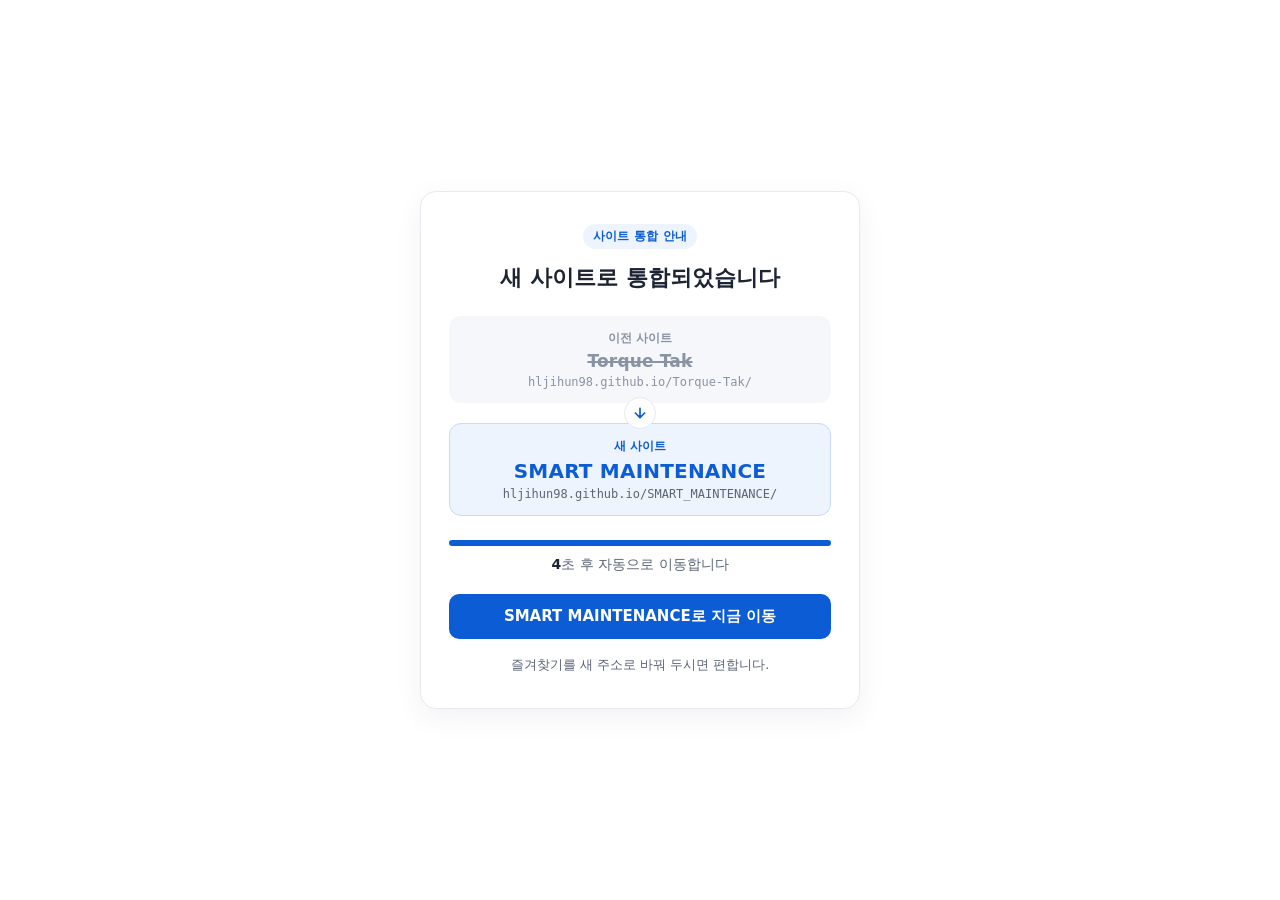
<file: index.html>
<!DOCTYPE html>
<html lang="ko">
<head>
  <meta charset="utf-8">
  <meta name="viewport" content="width=device-width, initial-scale=1">
  <title>사이트 이전 안내 · SMART MAINTENANCE</title>
  <link rel="canonical" href="https://hljihun98.github.io/SMART_MAINTENANCE/">
  <meta name="robots" content="noindex">
  <!-- JS가 꺼진 환경용: 5초 후 이동 -->
  <noscript><meta http-equiv="refresh" content="5; url=https://hljihun98.github.io/SMART_MAINTENANCE/"></noscript>
  <style>
    /* 화이트 톤 고정 (다크모드에서도 흰 화면 유지) */
    :root {
      color-scheme: light;
      --bg: #ffffff; --card: #ffffff; --soft: #f5f7fa; --text: #1d2433; --muted: #5b6577; --faint: #8a93a3;
      --accent: #0b5cd5; --accent-hover: #0849ab; --accent-soft: #eef4fe; --accent-line: #c9dafa;
      --track: #edf0f5; --border: #e6eaf0;
    }
    * { box-sizing: border-box; }
    body {
      margin: 0; min-height: 100vh; display: grid; place-items: center; padding: 16px;
      background: var(--bg); color: var(--text);
      font-family: "Pretendard", "Apple SD Gothic Neo", "Malgun Gothic", system-ui, sans-serif;
      word-break: keep-all;
    }
    .card {
      width: 100%; max-width: 440px; background: var(--card); border: 1px solid var(--border);
      border-radius: 16px; padding: 32px 28px; text-align: center;
      box-shadow: 0 8px 30px rgba(0,0,0,.06);
    }
    .badge {
      display: inline-block; font-size: 12px; font-weight: 600; letter-spacing: .02em;
      color: var(--accent); background: var(--accent-soft);
      padding: 4px 10px; border-radius: 999px; margin-bottom: 14px;
    }
    h1 { font-size: 22px; line-height: 1.4; margin: 0 0 22px; }

    /* 이전 사이트 → 새 사이트 */
    .site { border-radius: 12px; padding: 14px 16px; }
    .site .label { display: block; font-size: 12px; font-weight: 600; margin-bottom: 4px; }
    .site .name { display: block; font-size: 20px; font-weight: 800; letter-spacing: .01em; }
    .site .url {
      display: block; margin-top: 4px; font-size: 12px; word-break: break-all;
      font-family: ui-monospace, Consolas, monospace;
    }
    .site.old { background: var(--soft); color: var(--faint); }
    .site.old .name { font-size: 17px; font-weight: 700; text-decoration: line-through; text-decoration-thickness: 2px; }
    .site.new { background: var(--accent-soft); border: 1.5px solid var(--accent-line); }
    .site.new .label { color: var(--accent); }
    .site.new .name { color: var(--accent); }
    .site.new .url { color: var(--muted); }
    .arrow {
      width: 32px; height: 32px; margin: -6px auto; position: relative; z-index: 1;
      display: grid; place-items: center; border-radius: 50%;
      background: var(--card); border: 1px solid var(--border); color: var(--accent);
    }

    .bar { height: 6px; background: var(--track); border-radius: 999px; overflow: hidden; margin: 24px 0 10px; }
    .bar > span {
      display: block; height: 100%; width: 0; background: var(--accent);
      animation: fill 5s linear forwards;
    }
    @keyframes fill { to { width: 100%; } }
    .count { font-size: 14px; color: var(--muted); margin-bottom: 20px; }
    .count b { color: var(--text); }
    .btn {
      display: block; padding: 13px 20px; border-radius: 10px; font-size: 15px;
      font-weight: 700; text-decoration: none; background: var(--accent); color: #fff;
    }
    .btn:hover { background: var(--accent-hover); }
    .tip { margin: 16px 0 0; color: var(--muted); font-size: 13px; line-height: 1.6; }
  </style>
</head>
<body>
  <main class="card">
    <span class="badge">사이트 통합 안내</span>
    <h1>새 사이트로 통합되었습니다</h1>

    <div class="site old">
      <span class="label">이전 사이트</span>
      <span class="name">Torque Tak</span>
      <span class="url">hljihun98.github.io/Torque-Tak/</span>
    </div>
    <div class="arrow" aria-hidden="true">
      <svg width="16" height="16" viewBox="0 0 24 24" fill="none" stroke="currentColor" stroke-width="2.5" stroke-linecap="round" stroke-linejoin="round"><path d="M12 5v14M5 12l7 7 7-7"/></svg>
    </div>
    <div class="site new">
      <span class="label">새 사이트</span>
      <span class="name">SMART MAINTENANCE</span>
      <span class="url">hljihun98.github.io/SMART_MAINTENANCE/</span>
    </div>

    <div class="bar"><span></span></div>
    <div class="count"><b id="sec">5</b>초 후 자동으로 이동합니다</div>

    <a class="btn" id="go" href="https://hljihun98.github.io/SMART_MAINTENANCE/">SMART MAINTENANCE로 지금 이동</a>

    <p class="tip">즐겨찾기를 새 주소로 바꿔 두시면 편합니다.</p>
  </main>

  <script>
    var TARGET = "https://hljihun98.github.io/SMART_MAINTENANCE/" + location.search + location.hash;
    var left = 5;
    var secEl = document.getElementById("sec");
    document.getElementById("go").href = TARGET;

    var timer = setInterval(function () {
      left -= 1;
      if (left <= 0) {
        clearInterval(timer);
        location.replace(TARGET); // 뒤로가기 시 안내 페이지를 다시 거치지 않음
      } else {
        secEl.textContent = left;
      }
    }, 1000);
  </script>
</body>
</html>
</file>
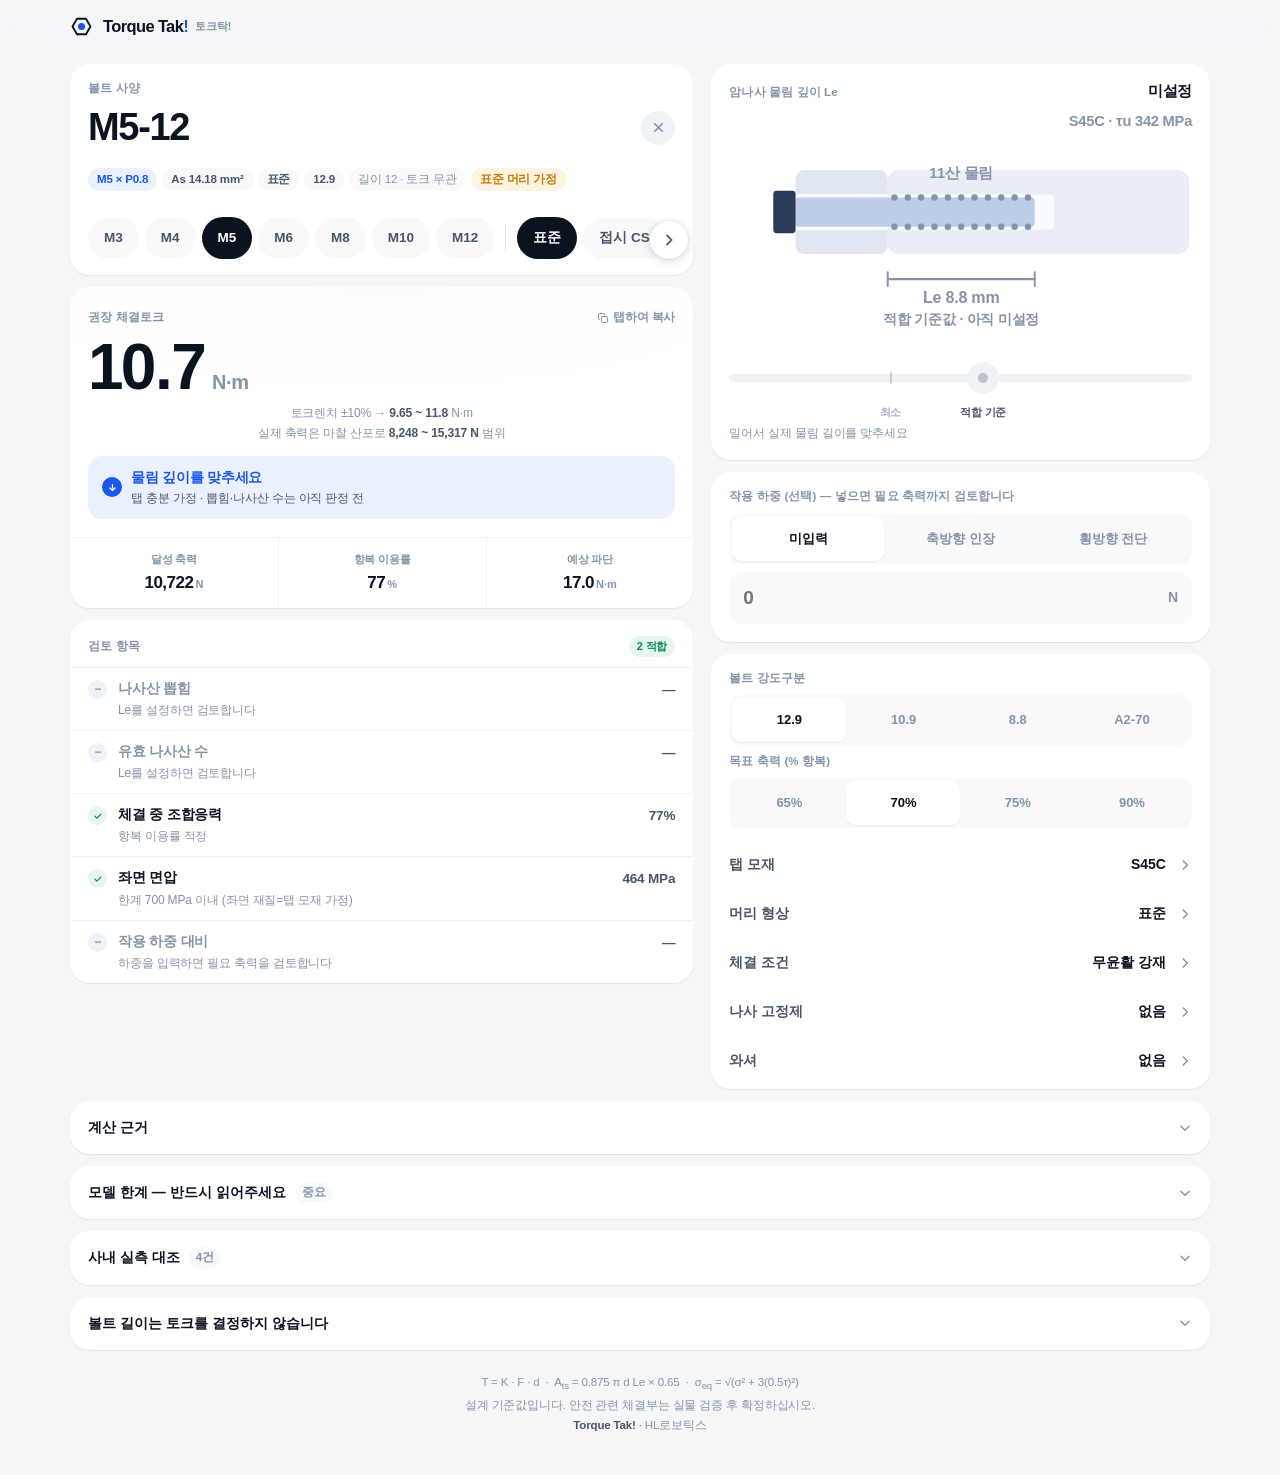
<file: torque-tak.html>
<!DOCTYPE html>
<html lang="ko">
<head>
<meta charset="utf-8">
<meta name="viewport" content="width=device-width, initial-scale=1, viewport-fit=cover, maximum-scale=1">
<meta name="theme-color" content="#F4F6F8">
<title>Torque Tak! · 볼트 체결토크</title>
<style>
:root{
  --bg:#F4F6F8; --surface:#FFFFFF; --surface-2:#F7F9FB;
  --ink:#0B1220; --ink-2:#4A5567; --ink-3:#8593A8;
  --line:#E4E9EF; --line-2:#EFF2F6;
  --brand:#1B57E8; --brand-tint:#EAF0FE;
  --ok:#0B8A5B; --ok-tint:#E6F5EE;
  --warn:#C77700; --warn-tint:#FEF3E0;
  --ng:#D92D20; --ng-tint:#FEECEA;
  --r-sm:10px; --r:14px; --r-lg:20px; --r-full:999px;
  --sh-1:0 1px 2px rgba(11,18,32,.05), 0 1px 1px rgba(11,18,32,.03);
  --sh-3:0 -8px 40px rgba(11,18,32,.16);
  --ease:cubic-bezier(.22,1,.36,1);
  --sans:"Pretendard Variable",Pretendard,-apple-system,BlinkMacSystemFont,"SF Pro Display","Apple SD Gothic Neo","Segoe UI Variable","Segoe UI",Roboto,"Malgun Gothic",sans-serif;
  --num:"SF Pro Display",-apple-system,"Pretendard Variable",Pretendard,"Segoe UI Variable",Roboto,sans-serif;
  --safe-b:env(safe-area-inset-bottom,0px);
}
*{box-sizing:border-box;margin:0;padding:0;-webkit-tap-highlight-color:transparent}
html{-webkit-text-size-adjust:100%}
body{background:var(--bg);color:var(--ink);font-family:var(--sans);font-size:15px;line-height:1.5;
  letter-spacing:-.01em;padding:0 0 calc(28px + var(--safe-b));overscroll-behavior-y:none}
button{font:inherit;color:inherit;background:none;border:0;cursor:pointer}
input{font:inherit;color:inherit;background:none;border:0;outline:0}
.app{max-width:520px;margin:0 auto;padding:0 16px}
.col{display:contents}


.tap{transition:transform .1s var(--ease),background .14s var(--ease)}
.tap:active{transform:scale(.97)}
.tap-sm:active{transform:scale(.985)}

.bar{position:sticky;top:0;z-index:40;background:rgba(244,246,248,.86);
  -webkit-backdrop-filter:saturate(1.6) blur(14px);backdrop-filter:saturate(1.6) blur(14px);
  border-bottom:1px solid transparent;transition:border-color .2s var(--ease)}
.bar.stuck{border-bottom-color:var(--line)}
.bar-in{max-width:520px;margin:0 auto;padding:14px 16px 12px;display:flex;align-items:center;gap:10px}
.mark{width:23px;height:23px;flex:none}
.bar h1{font-size:16.5px;font-weight:800;letter-spacing:-.038em;white-space:nowrap}
.bar h1 i{font-style:normal;color:var(--brand)}
.bar .sub{font-size:11px;color:var(--ink-3);font-weight:600;margin-left:-3px;letter-spacing:-.01em;white-space:nowrap}

.card{background:var(--surface);border-radius:var(--r-lg);box-shadow:var(--sh-1);margin-top:12px;overflow:hidden}
.lbl{font-size:11.5px;font-weight:600;color:var(--ink-3);letter-spacing:.01em}

.spec-wrap{padding:16px 18px 14px}
.spec-row{display:flex;align-items:center;gap:10px}
#spec{flex:1;min-width:0;font-family:var(--num);font-size:34px;font-weight:700;
  letter-spacing:-.035em;padding:2px 0;caret-color:var(--brand)}
#spec::placeholder{color:#C7D0DC}
.clear{width:34px;height:34px;flex:none;border-radius:var(--r-full);background:var(--line-2);
  display:none;align-items:center;justify-content:center;color:var(--ink-3)}
.clear.show{display:flex}
.clear svg{width:13px;height:13px}
.parse{display:flex;flex-wrap:wrap;gap:5px;margin-top:10px;min-height:22px}
.pill{font-size:11.5px;font-weight:600;padding:3px 9px;border-radius:var(--r-full);
  background:var(--surface-2);color:var(--ink-2);white-space:nowrap}
.pill.b{background:var(--brand-tint);color:var(--brand)}
.pill.w{background:var(--warn-tint);color:var(--warn)}
.pill.mute{background:var(--surface-2);color:var(--ink-3);font-weight:500}
.err{margin-top:10px;font-size:13px;font-weight:500;color:var(--ng)}
.quick-wrap{position:relative}
.quick-wrap::before,.quick-wrap::after{content:"";position:absolute;top:0;bottom:0;width:42px;
  pointer-events:none;opacity:0;transition:opacity .2s var(--ease);z-index:1}
.quick-wrap::before{left:0;background:linear-gradient(90deg,#fff 28%,rgba(255,255,255,0))}
.quick-wrap::after{right:0;background:linear-gradient(270deg,#fff 28%,rgba(255,255,255,0))}
.quick-wrap.can-l::before{opacity:1}
.quick-wrap.can-r::after{opacity:1}
.qnav{position:absolute;top:50%;margin-top:-18px;width:36px;height:36px;border-radius:var(--r-full);
  background:var(--surface);box-shadow:0 2px 10px rgba(11,18,32,.16),0 0 0 1px rgba(11,18,32,.04);
  display:none;align-items:center;justify-content:center;color:var(--ink-2);z-index:2;
  transition:transform .12s var(--ease),color .15s var(--ease)}
.qnav svg{width:15px;height:15px}
.qnav:active{transform:scale(.9)}
.qnav-l{left:5px} .qnav-r{right:5px}
/* 넘칠 때만 노출 — 포인터 종류에 의존하지 않음 */
.quick-wrap.can-l .qnav-l,.quick-wrap.can-r .qnav-r{display:flex}
.quick{display:flex;gap:6px;overflow-x:auto;padding:12px 18px 16px;scrollbar-width:none;-ms-overflow-style:none}
.quick::-webkit-scrollbar{display:none}
.qchip{flex:none;height:42px;padding:0 16px;border-radius:var(--r-full);background:var(--surface-2);
  font-size:13.5px;font-weight:600;color:var(--ink-2);display:flex;align-items:center;
  transition:background .15s var(--ease),color .15s var(--ease),transform .1s var(--ease)}
.qchip:active{transform:scale(.94)}
.qchip.on{background:var(--ink);color:#fff}
.qdiv{flex:none;width:1px;background:var(--line);margin:7px 5px}

.hero{position:relative;padding:22px 18px 18px;transition:background .3s var(--ease)}
.hero::after{content:"";position:absolute;inset:0;pointer-events:none;opacity:.5;
  background:radial-gradient(120% 80% at 50% 0%,var(--st-tint) 0%,transparent 62%);
  transition:opacity .3s var(--ease)}
.hero>*{position:relative;z-index:1}
.hero-top{display:flex;align-items:center;justify-content:space-between}
.copy-hint{display:flex;align-items:center;gap:4px;font-size:11.5px;font-weight:600;color:var(--ink-3)}
.copy-hint svg{width:12px;height:12px}
.num{display:flex;align-items:baseline;justify-content:center;gap:8px;margin:8px 0 4px;font-family:var(--num)}
.digits{display:flex;font-size:clamp(58px,17vw,76px);font-weight:700;letter-spacing:-.045em;line-height:1.02;
  color:var(--st);transition:color .3s var(--ease);font-variant-numeric:tabular-nums}
.digits span{display:inline-block}
.digits span.pt{width:.28em;text-align:center}
.unit{font-size:20px;font-weight:600;color:var(--ink-3);letter-spacing:-.02em}
.bands{text-align:center}
.band{font-size:12px;font-weight:500;color:var(--ink-3);font-variant-numeric:tabular-nums}
.band b{font-weight:700;color:var(--ink-2)}
.band+.band{margin-top:2px}
@media(prefers-reduced-motion:no-preference){
  .digits span.roll{animation:roll .34s var(--ease)}
  @keyframes roll{0%{transform:translateY(.42em);opacity:0}60%{opacity:1}100%{transform:translateY(0);opacity:1}}
}
.verdict{margin-top:14px;display:flex;align-items:center;gap:9px;padding:12px 14px;
  border-radius:var(--r);background:var(--st-tint);transition:background .3s var(--ease)}
.verdict.idle{background:var(--brand-tint)}
.verdict.idle .vdot{background:var(--brand)}
.verdict.idle .vtxt b{color:var(--brand)}
.vdot{width:20px;height:20px;flex:none;border-radius:var(--r-full);background:var(--st);
  display:flex;align-items:center;justify-content:center;transition:background .3s var(--ease)}
.vdot svg{width:11px;height:11px}
.vtxt{min-width:0}
.vtxt b{display:block;font-size:13.5px;font-weight:700;color:var(--st);letter-spacing:-.015em;transition:color .3s var(--ease)}
.vtxt span{display:block;font-size:12px;font-weight:500;color:var(--ink-2);margin-top:1px}
.stats{display:grid;grid-template-columns:repeat(3,1fr);border-top:1px solid var(--line-2)}
.stat{padding:13px 8px;text-align:center;border-left:1px solid var(--line-2)}
.stat:first-child{border-left:0}
.stat .k{font-size:11px;font-weight:600;color:var(--ink-3)}
.stat .v{font-family:var(--num);font-size:17px;font-weight:700;letter-spacing:-.03em;margin-top:2px;font-variant-numeric:tabular-nums}
.stat .v small{font-size:11px;font-weight:600;color:var(--ink-3);margin-left:2px;letter-spacing:0}

/* 검토 항목 */
.chk-h{display:flex;align-items:center;justify-content:space-between;padding:16px 18px 10px}
.chk-tags{display:flex;gap:5px}
.ctag{font-size:11px;font-weight:700;padding:2px 8px;border-radius:var(--r-full)}
.ctag.ok{background:var(--ok-tint);color:var(--ok)}
.ctag.warn{background:var(--warn-tint);color:var(--warn)}
.ctag.bad{background:var(--ng-tint);color:var(--ng)}
.chk{display:flex;gap:11px;padding:11px 18px;align-items:flex-start;border-top:1px solid var(--line-2)}
.chk-ic{width:19px;height:19px;flex:none;border-radius:var(--r-full);display:flex;align-items:center;
  justify-content:center;margin-top:1px}
.chk-ic svg{width:10px;height:10px}
.chk-ok .chk-ic{background:var(--ok-tint);color:var(--ok)}
.chk-warn .chk-ic{background:var(--warn-tint);color:var(--warn)}
.chk-bad .chk-ic{background:var(--ng-tint);color:var(--ng)}
.chk-na .chk-ic{background:var(--line-2);color:var(--ink-3)}
.chk-t{min-width:0;flex:1}
.chk-t b{display:block;font-size:13.5px;font-weight:600}
.chk-bad .chk-t b{color:var(--ng)}
.chk-warn .chk-t b{color:var(--warn)}
.chk-na .chk-t b{color:var(--ink-3)}
.chk-t span{display:block;font-size:12px;font-weight:500;color:var(--ink-3);margin-top:2px;line-height:1.5}
.chk-v{font-family:var(--num);font-size:13.5px;font-weight:700;flex:none;font-variant-numeric:tabular-nums;
  color:var(--ink-2);margin-top:1px}

.rem-h{display:flex;align-items:center;justify-content:space-between;padding:16px 18px 0}
.rem-tag{font-size:11.5px;font-weight:700;padding:3px 9px;border-radius:var(--r-full);
  background:var(--surface-2);color:var(--ink-2)}
.rem-tag.red{background:var(--ng-tint);color:var(--ng)}
.rem-tag.blue{background:var(--brand-tint);color:var(--brand)}
.rem-body{padding:6px 18px 18px}
.rem-num{font-family:var(--num);font-size:40px;font-weight:700;letter-spacing:-.04em;
  line-height:1.1;font-variant-numeric:tabular-nums}
.rem-num small{font-size:16px;font-weight:600;color:var(--ink-3);margin-left:6px;letter-spacing:-.02em}
.rem-range{font-size:12px;font-weight:500;color:var(--ink-3);font-variant-numeric:tabular-nums;margin-top:1px}
.rem-split{display:grid;grid-template-columns:1fr 1fr;gap:1px;background:var(--line-2);
  border:1px solid var(--line-2);border-radius:var(--r-sm);overflow:hidden;margin-top:14px}
.rem-split>div{background:var(--surface);padding:9px 11px;display:flex;flex-direction:column;gap:2px}
.rem-split .k{font-size:11px;font-weight:600;color:var(--ink-3)}
.rem-split .v{font-family:var(--num);font-size:15px;font-weight:700;letter-spacing:-.02em;font-variant-numeric:tabular-nums}
.rem-bar{position:relative;height:8px;border-radius:var(--r-full);background:var(--line-2);margin-top:14px;overflow:hidden}
.rem-bar i{position:absolute;left:0;top:0;bottom:0;border-radius:var(--r-full);background:var(--ok);transition:width .25s var(--ease),background .25s var(--ease)}
.rem-bar i.w{background:var(--warn)} .rem-bar i.b{background:var(--ng)}
.rem-bar u{position:absolute;top:-3px;bottom:-3px;width:2px;background:var(--ink);opacity:.4}
.rem-foot{font-size:12px;line-height:1.55;color:var(--ink-2);font-weight:500;margin-top:9px}
.rem-foot b{font-weight:700}
.rem-foot.bad{color:var(--ng)} .rem-foot.warn{color:var(--warn)}
.sec-head{display:flex;align-items:baseline;justify-content:space-between;padding:16px 18px 0}
.sec-head .v{font-family:var(--num);font-size:15px;font-weight:700;letter-spacing:-.02em;font-variant-numeric:tabular-nums}
.draw-box{padding:4px 12px 0}
#draw{display:block;width:100%;height:auto}
.le-ctl{padding:6px 18px 18px}
.track{position:relative;height:46px;touch-action:none;display:flex;align-items:center;cursor:grab}
.track:active{cursor:grabbing}
.rail{position:absolute;left:0;right:0;height:8px;border-radius:var(--r-full);background:var(--line-2);overflow:hidden}
.fill{position:absolute;left:0;top:0;bottom:0;background:var(--st);border-radius:var(--r-full);transition:background .3s var(--ease)}
.tick{position:absolute;top:50%;border-radius:1px;transform:translateX(-50%)}
.tick-min{width:2px;height:12px;margin-top:-6px;background:var(--ink);opacity:.18}
.tick-ok{width:2.5px;height:18px;margin-top:-9px;background:var(--ink);opacity:.42}
.scale{position:relative;height:17px;margin-top:1px}
.tick-lbl{position:absolute;top:0;font-size:10.5px;font-weight:600;white-space:nowrap;
  transform:translateX(-50%);transition:opacity .18s var(--ease)}
.tick-lbl.min{color:var(--ink-3);opacity:.7}
.tick-lbl.ok{color:var(--ink-2)}
.tick-lbl.hide{opacity:0}
.tick-lbl.blocked{color:var(--ink-3);opacity:.55}
.tick.blocked{opacity:.16}
.thumb{position:absolute;top:50%;width:30px;height:30px;margin:-15px 0 0 -15px;border-radius:var(--r-full);
  background:#fff;box-shadow:0 2px 8px rgba(11,18,32,.2),0 0 0 1px rgba(11,18,32,.05);
  display:flex;align-items:center;justify-content:center;transition:box-shadow .18s var(--ease)}
.thumb::after{content:"";width:10px;height:10px;border-radius:var(--r-full);background:var(--st);transition:background .3s var(--ease)}
.thumb.ghost{background:var(--line-2);box-shadow:none}
.thumb.ghost::after{background:var(--ink-3);opacity:.5}
.thumb.pulse{box-shadow:0 2px 8px rgba(11,18,32,.2),0 0 0 8px var(--st-tint)}
.snap{position:absolute;top:-14px;font-size:13.5px;font-weight:800;letter-spacing:-.03em;
  color:var(--st);opacity:0;pointer-events:none;transform:translateX(-50%)}
.snap.go{animation:snapPop .64s var(--ease)}
@keyframes snapPop{
  0%{opacity:0;transform:translateX(-50%) translateY(7px) scale(.5)}
  28%{opacity:1;transform:translateX(-50%) translateY(-3px) scale(1.14)}
  52%{opacity:1;transform:translateX(-50%) translateY(-5px) scale(1)}
  100%{opacity:0;transform:translateX(-50%) translateY(-14px) scale(.94)}
}
.le-foot{display:flex;align-items:center;justify-content:space-between;margin-top:2px}
.le-note{font-size:12px;font-weight:500;color:var(--ink-3)}
.le-reset{font-size:12px;font-weight:600;color:var(--brand);padding:6px 0}

.seg-block{padding:16px 18px 4px}
.seg-block+.seg-block{padding-top:4px}
.seg{position:relative;display:flex;background:var(--surface-2);border-radius:12px;padding:3px;margin-top:8px}
.seg-ind{position:absolute;top:3px;bottom:3px;border-radius:9px;background:var(--surface);
  box-shadow:var(--sh-1);transition:left .26s var(--ease),width .26s var(--ease)}
.seg button{position:relative;z-index:1;flex:1;height:44px;font-size:13px;font-weight:600;color:var(--ink-3);
  transition:color .2s var(--ease);border-radius:9px}
.seg button.on{color:var(--ink)}
.rows{padding:8px 0 4px}
.row{display:flex;align-items:center;gap:12px;width:100%;padding:14px 18px;text-align:left;
  transition:background .12s var(--ease)}
.row:active{background:var(--surface-2)}
.row .k{font-size:14px;font-weight:600;color:var(--ink-2);flex:none}
.row .v{margin-left:auto;font-size:14px;font-weight:600;color:var(--ink);text-align:right;min-width:0;
  overflow:hidden;text-overflow:ellipsis;white-space:nowrap}
.row .ch{width:14px;height:14px;flex:none;color:var(--ink-3)}

.load-in{display:flex;align-items:center;gap:10px;background:var(--surface-2);border-radius:var(--r);
  padding:0 14px;height:52px;margin-top:8px}
.load-in input{flex:1;min-width:0;height:100%;font-family:var(--num);font-size:19px;font-weight:700;
  letter-spacing:-.02em;font-variant-numeric:tabular-nums}
.load-in span{font-size:14px;font-weight:600;color:var(--ink-3);flex:none}
.load-clr{font-size:12px;font-weight:600;color:var(--brand);padding:8px 0;margin-top:6px}

.acc{margin-top:12px;background:var(--surface);border-radius:var(--r-lg);box-shadow:var(--sh-1);overflow:hidden}
.acc-h{display:flex;align-items:center;gap:9px;width:100%;padding:16px 18px;font-size:14px;font-weight:600;text-align:left}
.acc-h .cnt{font-size:11.5px;font-weight:600;color:var(--ink-3);background:var(--surface-2);padding:2px 7px;border-radius:var(--r-full);flex:none}
.acc-h .ar{margin-left:auto;width:14px;height:14px;color:var(--ink-3);transition:transform .26s var(--ease);flex:none}
.acc.open .acc-h .ar{transform:rotate(180deg)}
.acc-b{display:grid;grid-template-rows:0fr;transition:grid-template-rows .3s var(--ease)}
.acc.open .acc-b{grid-template-rows:1fr}
.acc-b>div{overflow:hidden}
.acc-in{padding:0 18px 18px}
.eq{font-size:12.5px;line-height:1.85;color:var(--ink-2);font-variant-numeric:tabular-nums}
.eq b{color:var(--ink);font-weight:700}
.eq .st{font-weight:700;font-size:12px;color:var(--ink-3);display:block;margin-bottom:1px}
.eq hr{border:0;border-top:1px solid var(--line-2);margin:11px 0}
.eq .bad{color:var(--ng);font-weight:600}
.eq .good{color:var(--ok);font-weight:600}
.eq .wr{color:var(--warn);font-weight:600}
table{width:100%;border-collapse:collapse;font-size:12.5px;font-variant-numeric:tabular-nums}
th,td{text-align:right;padding:9px 4px;border-bottom:1px solid var(--line-2)}
th{font-size:10.5px;font-weight:600;color:var(--ink-3);border-bottom:1px solid var(--line)}
th:first-child,td:first-child{text-align:left;padding-left:0}
th:last-child,td:last-child{padding-right:0}
.d-ok{color:var(--ok);font-weight:600}.d-mid{color:var(--warn);font-weight:600}.d-bad{color:var(--ng);font-weight:600}
.mut{color:var(--ink-3)}
.summ{font-size:12.5px;line-height:1.6;color:var(--ink-2);background:var(--surface-2);padding:12px;border-radius:var(--r-sm);margin-top:12px}
.summ b{color:var(--ink);font-weight:700}
.summ+.summ{margin-top:8px}
.note{font-size:13px;line-height:1.65;color:var(--ink-2)}
.note+.note{margin-top:10px}
.note b{color:var(--ink);font-weight:600}
.note code{font-family:var(--num);font-weight:700;background:var(--surface-2);padding:1px 5px;border-radius:5px;font-size:12px}

.scrim{position:fixed;inset:0;z-index:50;background:rgba(11,18,32,.4);opacity:0;pointer-events:none;
  transition:opacity .26s var(--ease);-webkit-backdrop-filter:blur(2px);backdrop-filter:blur(2px)}
.scrim.on{opacity:1;pointer-events:auto}
.sheet{position:fixed;left:0;right:0;bottom:0;z-index:51;background:var(--surface);
  border-radius:22px 22px 0 0;box-shadow:var(--sh-3);transform:translateY(101%);
  transition:transform .34s var(--ease);pointer-events:none;max-height:82vh;max-height:82dvh;
  display:flex;flex-direction:column;padding-bottom:var(--safe-b)}
.sheet.on{transform:translateY(0);pointer-events:auto}
.sheet-grab{padding:10px 0 4px;display:flex;justify-content:center;touch-action:none;cursor:grab}
.sheet-grab i{width:36px;height:4px;border-radius:2px;background:var(--line);display:block}
.sheet-h{display:flex;align-items:center;padding:4px 20px 12px}
.sheet-h b{font-size:17px;font-weight:700;letter-spacing:-.02em}
.sheet-h .x{margin-left:auto;width:34px;height:34px;border-radius:var(--r-full);background:var(--surface-2);
  display:flex;align-items:center;justify-content:center;color:var(--ink-2)}
.sheet-h .x svg{width:13px;height:13px}
.sheet-b{overflow-y:auto;-webkit-overflow-scrolling:touch;padding:0 12px 16px}
.opt{display:flex;align-items:center;gap:12px;width:100%;padding:14px;border-radius:var(--r);text-align:left;
  transition:background .12s var(--ease)}
.opt:active{background:var(--surface-2)}
.opt.on{background:var(--brand-tint)}
.opt .t{font-size:14.5px;font-weight:600}
.opt.on .t{color:var(--brand)}
.opt .d{font-size:12px;font-weight:500;color:var(--ink-3);margin-top:1px}
.opt .tk{margin-left:auto;width:17px;height:17px;color:var(--brand);opacity:0;flex:none}
.opt.on .tk{opacity:1}
.warn-strip{display:flex;gap:8px;align-items:flex-start;background:var(--warn-tint);border-radius:var(--r-sm);
  padding:10px 12px;font-size:12px;line-height:1.55;color:var(--warn);font-weight:500;margin:0 8px 10px}
.warn-strip svg{width:14px;height:14px;flex:none;margin-top:1px}
.toast{position:fixed;left:50%;bottom:calc(24px + var(--safe-b));z-index:60;
  transform:translate(-50%,20px);opacity:0;pointer-events:none;background:var(--ink);color:#fff;
  font-size:13.5px;font-weight:600;padding:12px 18px;border-radius:var(--r-full);
  box-shadow:0 6px 24px rgba(11,18,32,.3);transition:transform .3s var(--ease),opacity .3s var(--ease);white-space:nowrap}
.toast.on{transform:translate(-50%,0);opacity:1}
.foot{text-align:center;font-size:11.5px;line-height:1.75;color:var(--ink-3);padding:22px 20px 0;font-weight:500}
/* ══════════ 반응형 — 소스 순서상 마지막에 위치해야 override 유효 ══════════ */
/* ── 초소형 단말 (Galaxy Fold, iPhone SE) ───────────── */
@media(max-width:379px){
  .app{padding:0 11px}
  .bar-in{padding:12px 12px 10px;gap:8px}
  .bar .sub{display:none}
  .bar-btn{padding:0 12px;font-size:12.5px}
  #spec{font-size:29px}
  .spec-wrap,.chk-h,.sec-head,.seg-block{padding-left:14px;padding-right:14px}
  .le-ctl{padding-left:14px;padding-right:14px}
  .row,.chk{padding-left:14px;padding-right:14px}
  .hero{padding:18px 14px 15px}
  .stat{padding:11px 5px}
  .stat .k{font-size:10px}
  .stat .v{font-size:15px}
  .stat .v small{font-size:10px}
  .seg button{font-size:12px;padding:0 2px}
  .chk-t b{font-size:13px}
  .chk-v{font-size:12.5px}
  .qchip{padding:0 13px;font-size:13px}
}

/* ── 가로 모드 (낮은 높이) ──────────────────────────── */
@media(max-height:520px) and (orientation:landscape){
  .bar-in{padding:8px 16px}
  .hero{padding:14px 18px 12px}
  .digits{font-size:clamp(40px,9vw,52px)}
  .num{margin:4px 0 3px}
  .verdict{margin-top:10px;padding:10px 12px}
  .card{margin-top:9px}
}

@media(min-width:560px){body{font-size:15.5px}.app{padding:0 20px}}

/* ── 태블릿·데스크톱 2열 ────────────────────────────── */
@media(min-width:900px){
  body{padding-bottom:40px}
  .bar-in{max-width:1080px;padding-left:20px;padding-right:20px}
  .app{max-width:1080px;display:grid;grid-template-columns:minmax(0,5fr) minmax(0,4fr);
       gap:0 18px;align-items:start;padding:0 20px}
  .col{display:block;min-width:0}
  .col-full{grid-column:1 / -1}
  .card:first-child,.acc:first-child{margin-top:12px}
  #spec{font-size:38px}
  .digits{font-size:64px}
  .qnav{width:38px;height:38px;margin-top:-19px}
  .qnav svg{width:16px;height:16px}
  .track{height:52px}
  .thumb{width:32px;height:32px;margin:-16px 0 0 -16px}
  /* 데스크톱에서는 시트를 중앙 모달로 */
  .sheet{left:50%;right:auto;bottom:auto;top:50%;width:min(460px,92vw);
    border-radius:20px;max-height:min(78vh,660px);
    transform:translate(-50%,-42%) scale(.97);opacity:0;
    transition:transform .28s var(--ease),opacity .22s var(--ease)}
  .sheet.on{transform:translate(-50%,-50%) scale(1);opacity:1}
  .sheet-grab{display:none}
  .sheet-h{padding-top:18px}
  .toast{bottom:32px}
}
@media(min-width:1180px){
  .app{max-width:1180px}
  .bar-in{max-width:1180px}
}
/* 데스크톱 포인터: 호버 상태 */
@media(hover:hover) and (pointer:fine){
  .qnav:hover{color:var(--ink);box-shadow:0 3px 14px rgba(11,18,32,.2),0 0 0 1px rgba(11,18,32,.05)}
  .row:hover,.opt:hover{background:var(--surface-2)}
  .qchip:hover{background:#E8ECF2}
  .qchip.on:hover{background:var(--ink)}
  .acc-h:hover{background:var(--surface-2)}
  .tap:active,.tap-sm:active{transform:scale(.985)}
}

@media(prefers-reduced-motion:reduce){*{animation-duration:.01ms !important;transition-duration:.01ms !important}}
:focus-visible{outline:2px solid var(--brand);outline-offset:2px;border-radius:6px}
</style>
</head>
<body>
<div class="bar" id="bar">
  <div class="bar-in">
    <svg class="mark" viewBox="0 0 24 24" aria-hidden="true">
      <path d="M21.4 12 16.7 20.1 7.3 20.1 2.6 12 7.3 3.9 16.7 3.9Z" fill="none" stroke="#0B1220" stroke-width="1.9" stroke-linejoin="round"/>
      <circle cx="12" cy="12" r="3.7" fill="#1B57E8"/>
    </svg>
    <h1>Torque Tak<i>!</i></h1><span class="sub">토크탁!</span>
  </div>
</div>

<div class="app">
 <div class="col col-a">
  <section class="card">
    <div class="spec-wrap">
      <div class="lbl">볼트 사양</div>
      <div class="spec-row">
        <input id="spec" value="M5-12" autocomplete="off" spellcheck="false" placeholder="M5-12" aria-label="볼트 사양">
        <button class="clear tap" id="clearBtn" aria-label="지우기">
          <svg viewBox="0 0 24 24" fill="none" stroke="currentColor" stroke-width="3" stroke-linecap="round"><path d="M5 5l14 14M19 5L5 19"/></svg>
        </button>
      </div>
      <div class="parse" id="parse"></div>
      <div class="err" id="err" hidden></div>
    </div>
    <div class="quick-wrap" id="quickWrap">
      <div class="quick" id="quick"></div>
      <button class="qnav qnav-l" id="qPrev" aria-label="볼트 사양 왼쪽으로" tabindex="-1">
        <svg viewBox="0 0 24 24" fill="none" stroke="currentColor" stroke-width="2.6" stroke-linecap="round" stroke-linejoin="round"><path d="M15 5l-7 7 7 7"/></svg></button>
      <button class="qnav qnav-r" id="qNext" aria-label="볼트 사양 오른쪽으로" tabindex="-1">
        <svg viewBox="0 0 24 24" fill="none" stroke="currentColor" stroke-width="2.6" stroke-linecap="round" stroke-linejoin="round"><path d="M9 5l7 7-7 7"/></svg></button>
    </div>
  </section>

  <section class="card">
    <div class="hero" id="hero">
      <div class="hero-top">
        <span class="lbl">권장 체결토크</span>
        <span class="copy-hint">
          <svg viewBox="0 0 24 24" fill="none" stroke="currentColor" stroke-width="2" stroke-linecap="round" stroke-linejoin="round"><rect x="9" y="9" width="12" height="12" rx="2.4"/><path d="M5.5 15H4.4A1.4 1.4 0 013 13.6V4.4A1.4 1.4 0 014.4 3h9.2A1.4 1.4 0 0115 4.4v1.1"/></svg>
          탭하여 복사
        </span>
      </div>
      <button class="num tap-sm" id="copyBtn" aria-label="토크값 복사">
        <span class="digits" id="digits">—</span><span class="unit">N·m</span>
      </button>
      <div class="bands">
        <div class="band" id="bandWrench"></div>
        <div class="band" id="bandForce"></div>
      </div>
      <div class="verdict" id="verdict">
        <span class="vdot"><svg id="vIcon" viewBox="0 0 24 24"></svg></span>
        <span class="vtxt"><b id="vTitle">—</b><span id="vDesc"></span></span>
      </div>
    </div>
    <div class="stats">
      <div class="stat"><div class="k">달성 축력</div><div class="v" id="sForce">—</div></div>
      <div class="stat"><div class="k">항복 이용률</div><div class="v" id="sUtil">—</div></div>
      <div class="stat"><div class="k">예상 파단</div><div class="v" id="sBreak">—</div></div>
    </div>
  </section>

  <section class="card">
    <div class="chk-h"><span class="lbl">검토 항목</span><span class="chk-tags" id="chkTags"></span></div>
    <div id="chkList"></div>
  </section>

  <section class="card" id="remCard" hidden>
    <div class="rem-h">
      <span class="lbl">분해 시 필요 토크</span>
      <span class="rem-tag" id="remGrade"></span>
    </div>
    <div class="rem-body">
      <div class="rem-num"><span id="remVal">—</span><small>N·m</small></div>
      <div class="rem-range" id="remRange"></div>
      <div class="rem-split">
        <div><span class="k">체결 마찰분</span><span class="v" id="remFric">—</span></div>
        <div><span class="k">고정제 이탈분</span><span class="v" id="remAdh">—</span></div>
      </div>
      <div class="rem-bar"><i id="remBar"></i><u id="remMark"></u></div>
      <div class="rem-foot" id="remFoot"></div>
    </div>
  </section>

 </div>

 <div class="col col-b">
  <section class="card">
    <div class="sec-head">
      <span class="lbl">암나사 물림 깊이 Le</span>
      <span class="v" id="leRead">—</span>
    </div>
    <div class="draw-box"><svg id="draw" viewBox="0 0 340 172" role="img" aria-label="볼트 체결부 단면도"></svg></div>
    <div class="le-ctl">
      <div class="track" id="track" role="slider" aria-label="유효 물림 깊이" tabindex="0" aria-valuemin="0" aria-valuenow="0">
        <div class="rail"><i class="fill" id="fill" style="width:0"></i></div>
        <div class="tick tick-min" id="tickMin"></div>
        <div class="tick tick-ok" id="tickOk"></div>
        <div class="thumb ghost" id="thumb"></div>
        <span class="snap" id="snap" aria-hidden="true">탁!</span>
      </div>
      <div class="scale">
        <span class="tick-lbl min" id="lblMin">최소</span>
        <span class="tick-lbl ok" id="lblOk">적합 기준</span>
      </div>
      <div class="le-foot">
        <span class="le-note" id="leNote">밀어서 실제 물림 길이를 맞추세요</span>
        <button class="le-reset" id="leReset" hidden>미설정으로</button>
      </div>
    </div>
  </section>

  <section class="card">
    <div class="seg-block">
      <div class="lbl">작용 하중 (선택) — 넣으면 필요 축력까지 검토합니다</div>
      <div class="seg" id="segLoad"><div class="seg-ind" id="indLoad"></div></div>
      <div class="load-in"><input id="load" type="number" inputmode="numeric" min="0" step="10" placeholder="0" aria-label="작용 하중"><span>N</span></div>
      <button class="load-clr" id="loadClr" hidden>하중 검토 해제</button>
    </div>
    <div style="height:14px"></div>
  </section>

  <section class="card">
    <div class="seg-block">
      <div class="lbl">볼트 강도구분</div>
      <div class="seg" id="segCls"><div class="seg-ind" id="indCls"></div></div>
    </div>
    <div class="seg-block">
      <div class="lbl">목표 축력 (% 항복)</div>
      <div class="seg" id="segPl"><div class="seg-ind" id="indPl"></div></div>
    </div>
    <div class="rows">
      <button class="row" data-sheet="mat"><span class="k">탭 모재</span><span class="v" id="vMat"></span>
        <svg class="ch" viewBox="0 0 24 24" fill="none" stroke="currentColor" stroke-width="2.4" stroke-linecap="round" stroke-linejoin="round"><path d="M9 5l7 7-7 7"/></svg></button>
      <button class="row" data-sheet="head"><span class="k">머리 형상</span><span class="v" id="vHead"></span>
        <svg class="ch" viewBox="0 0 24 24" fill="none" stroke="currentColor" stroke-width="2.4" stroke-linecap="round" stroke-linejoin="round"><path d="M9 5l7 7-7 7"/></svg></button>
      <button class="row" data-sheet="k"><span class="k">체결 조건</span><span class="v" id="vK"></span>
        <svg class="ch" viewBox="0 0 24 24" fill="none" stroke="currentColor" stroke-width="2.4" stroke-linecap="round" stroke-linejoin="round"><path d="M9 5l7 7-7 7"/></svg></button>
      <button class="row" data-sheet="lock"><span class="k">나사 고정제</span><span class="v" id="vLock"></span>
        <svg class="ch" viewBox="0 0 24 24" fill="none" stroke="currentColor" stroke-width="2.4" stroke-linecap="round" stroke-linejoin="round"><path d="M9 5l7 7-7 7"/></svg></button>
      <button class="row" data-sheet="washer"><span class="k">와셔</span><span class="v" id="vWasher"></span>
        <svg class="ch" viewBox="0 0 24 24" fill="none" stroke="currentColor" stroke-width="2.4" stroke-linecap="round" stroke-linejoin="round"><path d="M9 5l7 7-7 7"/></svg></button>
    </div>
  </section>

 </div>

 <div class="col col-full">
  <div class="acc" id="accBasis">
    <button class="acc-h" data-acc="accBasis">계산 근거
      <svg class="ar" viewBox="0 0 24 24" fill="none" stroke="currentColor" stroke-width="2.4" stroke-linecap="round" stroke-linejoin="round"><path d="M5 9l7 7 7-7"/></svg></button>
    <div class="acc-b"><div><div class="acc-in"><div class="eq" id="basis"></div></div></div></div>
  </div>

  <div class="acc" id="accLimit">
    <button class="acc-h" data-acc="accLimit">모델 한계 — 반드시 읽어주세요 <span class="cnt">중요</span>
      <svg class="ar" viewBox="0 0 24 24" fill="none" stroke="currentColor" stroke-width="2.4" stroke-linecap="round" stroke-linejoin="round"><path d="M5 9l7 7 7-7"/></svg></button>
    <div class="acc-b"><div><div class="acc-in">
      <p class="note"><b>1. 토크로는 축력을 정밀 제어할 수 없습니다.</b> 표시 토크를 정확히 걸어도 마찰계수 산포 때문에 실제 축력은 <code>±30%</code> 범위로 흩어집니다. 안전이 걸린 체결부는 축력계·각도법·연신법으로 검증하십시오.</p>
      <p class="note"><b>2. 경험 보정값을 씁니다.</b> 나사산 전단면적의 변형 보정계수 <code>0.65</code>, 머리 형상 계수(접시 0.75 / 저두 0.60 / 버튼 0.70)는 규격 실측값이 아니라 <b>경험 근사값</b>입니다. 실물 파단 시험으로 재교정해야 합니다.</p>
      <p class="note"><b>3. 박판·소수 나사산에는 적용되지 않습니다.</b> 유효 나사산 3산 미만 또는 Le 2.5mm 미만에서는 파괴가 나사산 전단이 아니라 <b>판재 함몰·찢김</b>으로 일어납니다. 이 모델의 물리가 성립하지 않습니다. 버링탭·PEM너트·클린칭너트를 검토하십시오.</p>
      <p class="note"><b>4. 저두의 실제 파괴는 육각홀 뭉개짐입니다.</b> 얕은 소켓은 볼트가 끊어지기 전에 렌치 홀이 먼저 망가집니다. 이건 볼트 강도를 계수로 깎는 방식으로 표현되지 않습니다.</p>
      <p class="note"><b>5. 접시머리 원추 좌면은 미검토입니다.</b> 알루미늄 박판에 접시머리를 쓰면 좌면이 가라앉는 모드가 지배할 수 있습니다.</p>
      <p class="note"><b>6. 나사 치수는 기준 치수(공차 무반영)입니다.</b> 최악 공차 조합에서 전단면적이 10~15% 작아질 수 있습니다.</p>
      <p class="note"><b>7. 예상 파단 토크는 참고값입니다.</b> 항복 이후에는 토크-축력 관계가 무너지고 마찰이 급변하므로, 파괴까지 조인 토크를 이 모델로 예측할 수 없습니다. 실측과 20~40% 차이는 정상입니다.</p>
      <p class="note"><b>8. 진동 이완·열팽창차·피로는 미검토입니다.</b></p>
      <p class="note"><b>9. 나사 고정제 수치는 TDS 공칭값 기반 근사입니다.</b> 등급별 M10 이탈 토크(ISO 10964, 강재, 24h)를 호칭경·물림 길이로 환산했습니다. 호칭경 보정은 <code>LOCTITE 243</code> TDS의 M6·M10·M16 3점(3 / 26 / 44 N·m) 보간이며, 다른 등급에도 같은 형상을 적용했습니다. <b>M6 미만은 실측 구간 밖 외삽</b>이고, 실제 이탈 토크는 도포량·경화 시간·표면 상태·간극에 따라 크게 흩어집니다. 분해 계획은 반드시 실물 시험으로 확인하세요.</p>
    </div></div></div>
  </div>

  <div class="acc" id="accMeas">
    <button class="acc-h" data-acc="accMeas">사내 실측 대조 <span class="cnt" id="measCnt"></span>
      <svg class="ar" viewBox="0 0 24 24" fill="none" stroke="currentColor" stroke-width="2.4" stroke-linecap="round" stroke-linejoin="round"><path d="M5 9l7 7 7-7"/></svg></button>
    <div class="acc-b"><div><div class="acc-in">
      <table><thead><tr><th>사용처</th><th>Le</th><th>실측</th><th>예상</th><th>편차</th></tr></thead><tbody id="measBody"></tbody></table>
      <div class="summ" id="measSumm"></div>
      <div class="summ" id="measWarn"></div>
    </div></div></div>
  </div>

  <div class="acc" id="accLen">
    <button class="acc-h" data-acc="accLen">볼트 길이는 토크를 결정하지 않습니다
      <svg class="ar" viewBox="0 0 24 24" fill="none" stroke="currentColor" stroke-width="2.4" stroke-linecap="round" stroke-linejoin="round"><path d="M5 9l7 7 7-7"/></svg></button>
    <div class="acc-b"><div><div class="acc-in">
      <p class="note"><b>입력한 길이는 사양 식별용입니다.</b> 강도를 지배하는 건 볼트 유효단면적·강도구분과, 암나사에 실제로 물린 깊이 Le입니다.</p>
      <p class="note">판재가 두꺼워 긴 볼트를 쓰면 물린 나사산 수가 같아도 <em>체결길이÷볼트길이</em>는 절반이 됩니다. 이 값은 강도와 인과관계가 없습니다.</p>
    </div></div></div>
  </div>

  <p class="foot">
    T = K · F · d &nbsp;·&nbsp; A<sub>ts</sub> = 0.875 π d Le × 0.65 &nbsp;·&nbsp; σ<sub>eq</sub> = √(σ² + 3(0.5τ)²)<br>
    설계 기준값입니다. 안전 관련 체결부는 실물 검증 후 확정하십시오.<br>
    <b style="color:var(--ink-2);font-weight:700">Torque Tak!</b> · HL로보틱스
  </p>
 </div>
</div>

<div class="scrim" id="scrim"></div>
<div class="sheet" id="sheet" role="dialog" aria-modal="true" aria-hidden="true" inert>
  <div class="sheet-grab" id="grab"><i></i></div>
  <div class="sheet-h"><b id="sheetTitle"></b>
    <button class="x tap" id="sheetX" aria-label="닫기">
      <svg viewBox="0 0 24 24" fill="none" stroke="currentColor" stroke-width="2.6" stroke-linecap="round"><path d="M5 5l14 14M19 5L5 19"/></svg></button>
  </div>
  <div class="sheet-b" id="sheetBody"></div>
</div>
<div class="toast" id="toast"></div>
<script>
"use strict";
const PI=Math.PI;

/* ══════════════════════════════════════════════════════════
   나사 제원
   ══════════════════════════════════════════════════════════ */
const PITCH={1.6:.35,2:.4,2.5:.45,3:.5,4:.7,5:.8,6:1,8:1.25,10:1.5,12:1.75,14:2,16:2,18:2.5,20:2.5,22:2.5,24:3};
const SIZES=[3,4,5,6,8,10,12];
/* ISO 4762 육각홀붙이 머리 지름 (mm) */
const DHEAD={3:5.5,4:7,5:8.5,6:10,8:13,10:16,12:18,14:21,16:24,20:30,24:36};

/* ══════════════════════════════════════════════════════════
   볼트 강도구분  su/sy [MPa]
   ══════════════════════════════════════════════════════════ */
const CLS={
  "12.9":{su:1200,sy:1080,label:"12.9",desc:"합금강 고강도"},
  "10.9":{su:1000,sy:900, label:"10.9",desc:"합금강"},
  "8.8" :{su:800, sy:640, label:"8.8", desc:"중탄소강"},
  "A2-70":{su:700,sy:450, label:"A2-70",desc:"SUS304 냉간압조"},
  "4.8" :{su:400, sy:320, label:"4.8", desc:"연강"},
  "A2-50":{su:500,sy:210, label:"A2-50",desc:"SUS304 연질"}
};
const CLS_RANK=["4.8","8.8","A2-50","A2-70","10.9","12.9"];
const CLS_SEG=["12.9","10.9","8.8","A2-70"];

/* ══════════════════════════════════════════════════════════
   머리 형상
   f    : 토크/축력 제한계수 — 경험 근사값 (규격 실측 아님)
   cap  : 규격상 최대 강도구분
   dhr  : 좌면 지름 배수 (d 대비). null = 원추 좌면(미검토)
   ══════════════════════════════════════════════════════════ */
const HEAD={
  std :{label:"표준",   full:"표준 (육각홀붙이 ISO 4762)",   f:1.00, cap:null,   dhr:null, iso:true,  note:"제한 없음"},
  cs  :{label:"접시 CS", full:"접시 CS (ISO 10642)",         f:0.75, cap:"10.9", dhr:null, cone:true, note:"헤드 두께·소켓 깊이 제한 → 규격 최대 10.9"},
  low :{label:"저두",    full:"저두 (Low head, DIN 6912)",   f:0.60, cap:"10.9", dhr:1.50, note:"실제 파괴는 육각홀 뭉개짐"},
  btn :{label:"버튼",    full:"버튼 (ISO 7380)",             f:0.70, cap:"10.9", dhr:1.90, note:"돔 헤드 강도 제한"},
  sems:{label:"SEMS",   full:"SEMS (와셔 일체)",            f:1.00, cap:"8.8",  dhr:2.10, note:"통상 4.8~8.8 또는 A2-70급"}
};

/* ══════════════════════════════════════════════════════════
   모재
   su : 인장강도 [MPa]
   pG : 한계 면압 [MPa] — VDI 2230 계열 문헌값
   shear : 전단강도 보정 (기본 0.6·su)
   thin  : 박판 여부 (모델 적용 범위 밖 경고)
   ══════════════════════════════════════════════════════════ */
/* act: 혐기성 고정제 경화 활성도  1=활성(철계) 0.5=비활성(프라이머 필요) 0=금속 아님 */
const MAT={
  S45C  :{su:570,pG:700,act:1,  label:"S45C",    desc:"기계구조용 탄소강"},
  SCM440:{su:980,pG:900,act:1,  label:"SCM440",  desc:"크롬몰리브덴강"},
  SS400 :{su:400,pG:490,act:1,  label:"SS400",   desc:"일반 구조용 압연강"},
  SPCC  :{su:270,pG:260,act:1,  label:"SPCC",    desc:"냉간압연 강판",thin:true},
  SUS304:{su:520,pG:630,act:.5, label:"SUS304",  desc:"스테인리스"},
  A6061 :{su:310,pG:300,act:.5, label:"A6061-T6",desc:"알루미늄 압출",alu:true},
  A5052 :{su:230,pG:210,act:.5, label:"A5052",   desc:"알루미늄 판",alu:true},
  ADC12 :{su:228,pG:200,act:.5, label:"ADC12",   desc:"알루미늄 다이캐스팅",alu:true},
  FC250 :{su:250,pG:700,act:1,  label:"FC250",   desc:"회주철",shear:1.1},
  POM   :{su:65, pG:60, act:0,  label:"POM",     desc:"엔지니어링 플라스틱"}
};

/* ══════════════════════════════════════════════════════════
   나사 고정제 (혐기성 threadlocker)
   bk/pv : M10 강재 볼트·너트, 24h @22°C, ISO 10964 [N·m]
   출처  : Henkel 공식 TDS 및 제품 스펙 (src 필드에 표기)
   ══════════════════════════════════════════════════════════ */
const LOCK={
  none:{label:"없음",  full:"나사 고정제 없음", bk:0, pv:0, desc:"고정제를 쓰지 않습니다"},
  L222:{label:"222",  full:"LOCTITE 222 (보라·저강도)", bk:6,  pv:4,  dmin:2, dmax:6,  tmax:150, red:false,
        src:"TDS", desc:"M2~M6 · 표준 공구로 분해 · 소경 볼트 전용"},
  L242:{label:"242",  full:"LOCTITE 242 (파랑·중강도)", bk:12, pv:5,  dmin:6, dmax:20, tmax:150, red:false,
        src:"공표값", desc:"M6~M20 · 범용 중강도"},
  L243:{label:"243",  full:"LOCTITE 243 (파랑·중강도·내유)", bk:26, pv:24, dmin:6, dmax:20, tmax:150, red:false,
        src:"TDS", desc:"M6~M20 · 유분 오염 허용 · 가장 널리 쓰임"},
  L271:{label:"271",  full:"LOCTITE 271 (빨강·고강도)", bk:26, pv:33, dmin:8, dmax:25, tmax:150, red:true,
        src:"제품 스펙", desc:"M8~M25 · 분해에 250°C 가열 필요"},
  L272:{label:"272",  full:"LOCTITE 272 (주황·고강도·내열)", bk:22, pv:24, dmin:8, dmax:36, tmax:200, red:true,
        src:"제품 스펙", desc:"200°C까지 · 분해에 가열 필요"},
  L290:{label:"290",  full:"LOCTITE 290 (초록·침투형)", bk:20, pv:10, dmin:3, dmax:20, tmax:150, red:false,
        src:"공표값", wick:true, desc:"조립 후 모세관 침투 도포"}
};

/* 호칭경 보정 — LOCTITE 243 TDS 실측 3점 (M6:3 / M10:26 / M16:44 N·m) 기반 로그-로그 보간 */
const LOCK_PTS=[[6,3/26],[10,1],[16,44/26]];
function lockSizeF(d){
  const P=LOCK_PTS, sl=(i,j)=>Math.log(P[j][1]/P[i][1])/Math.log(P[j][0]/P[i][0]);
  /* M6 미만은 실측 구간 밖 — 적합 구간의 지수(약 4.2)를 그대로 외삽하면
     과소평가가 심해지므로 물리 하한(면적×반경 ∝ d³)으로 제한한다. */
  if(d<P[0][0]) return P[0][1]*Math.pow(d/P[0][0],Math.min(3,sl(0,1)));
  if(d>=P[2][0]) return P[2][1]*Math.pow(d/P[2][0],sl(1,2));
  const i=d<P[1][0]?0:1;
  return P[i][1]*Math.pow(d/P[i][0],sl(i,i+1));
}
/* ISO 4032 표준 너트 높이 — TDS 시험의 기준 물림 길이 */
const NUT_H={3:2.4,4:3.2,5:4.7,6:5.2,8:6.8,10:8.4,12:10.8,14:12.8,16:14.8,20:18};
function nutH(d){
  if(NUT_H[d])return NUT_H[d];
  const k=Object.keys(NUT_H).map(Number).sort((a,b)=>Math.abs(a-d)-Math.abs(b-d))[0];
  return NUT_H[k]*d/k;
}

const KF={
  dry :{k:.20,label:"무윤활 강재",     desc:"K 0.20 · 기본"},
  zinc:{k:.18,label:"아연 도금",       desc:"K 0.18"},
  oil :{k:.15,label:"오일 윤활",       desc:"K 0.15"},
  moly:{k:.12,label:"이황화몰리브덴",   desc:"K 0.12"},
  lock:{k:.19,label:"나사 고정제",     desc:"K 0.19"},
  sus :{k:.28,label:"스테인리스 무윤활",desc:"K 0.28 · 소착 주의"}
};

const WASHER={
  none:{label:"없음",  dhr:0,    desc:"볼트 머리가 직접 접촉"},
  flat:{label:"평와셔", dhr:2.20, desc:"좌면 지름 약 2.2d — 면압 분산"},
  wide:{label:"대형",   dhr:2.80, desc:"좌면 지름 약 2.8d — 연질재용"}
};

const PL_SEG=[65,70,75,90];
const LOAD_SEG=[
  {v:"none",  label:"미입력"},
  {v:"axial", label:"축방향 인장"},
  {v:"shear", label:"횡방향 전단"}
];

/* ══════════════════════════════════════════════════════════
   모델 상수 — 출처와 성격을 명시
   ══════════════════════════════════════════════════════════ */
const KNOCK    = 0.65;  // 나사산 변형 보정 — 경험 근사값 (문헌 0.6~0.85)
const STRIP_SF = 2.0;   // 뽑힘 안전율 — K산포·공차·경험계수 불확실성 포괄
const TG_FRAC  = 0.49;  // 전체 토크 중 나사부 비율 — 표준 토크표로 교정
const K_TAU    = 0.5;   // 비틀림 감소계수 (VDI 2230)
const K_SCAT   = 0.30;  // 토크계수 산포 ±30%
const EMBED    = 0.10;  // 임베딩/이완 손실 10%
const MU_JOINT = 0.15;  // 마찰 전달 접합면 마찰계수
const SF_AXIAL = 1.5;   // 축하중 분리 방지 안전율
const SF_SHEAR = 1.3;   // 횡하중 미끄럼 방지 안전율

const stressArea=(d,p)=>{const x=d-0.938194*p;return PI/4*x*x;};
const tauOf=m=>MAT[m].su*0.6*(MAT[m].shear||1);
const stripArea=(d,Le)=>0.875*PI*d*Le*KNOCK;
const polarMod=(d,p)=>{const d3=d-1.226869*p;return PI*Math.pow(d3,3)/16;};

function bearingDia(d,head,washer){
  const w=WASHER[washer];
  if(w&&w.dhr>0)return w.dhr*d;               // 와셔가 좌면을 지배
  const H=HEAD[head];
  if(H.cone)return null;                       // 원추 좌면 — 미검토
  if(H.iso)return DHEAD[d]||1.65*d;
  return H.dhr?H.dhr*d:null;
}

/* ══════════════════════════════════════════════════════════
   핵심 계산
   ══════════════════════════════════════════════════════════ */
function compute(o,_probe){
  const p=o.pitch, d=o.d, H=HEAD[o.head], M=MAT[o.mat], K=KF[o.k].k;
  const washer=o.washer||"none";

  let cls=o.cls, capped=false;
  if(H.cap&&CLS_RANK.indexOf(cls)>CLS_RANK.indexOf(H.cap)){cls=H.cap;capped=true;}
  const C=CLS[cls];

  const As=stressArea(d,p), Fy=As*C.sy, Fu=As*C.su;

  /* 머리 형상 제한은 축력에 먼저 적용 — 토크와 축력의 정합성 확보 */
  const Fwant = o.preload/100*Fy;      // 제한 전 목표
  const Fhead = Fwant*H.f;             // 머리 제한 반영
  let Feff = Fhead;                    // 최종 적용 축력

  /* 나사산 뽑힘 */
  const hasLe = o.Le>0;
  const Ats    = hasLe?stripArea(d,o.Le):null;
  const Fstrip = hasLe?Ats*tauOf(o.mat):null;
  const LeMin  = Fu/(0.875*PI*d*tauOf(o.mat)*KNOCK);
  const margin = hasLe?Fstrip/Fhead:null;      // 제한 전 기준 = 실제 여유
  let limited=false;
  if(hasLe && Fstrip/STRIP_SF < Feff){ Feff=Fstrip/STRIP_SF; limited=true; }

  const Trec   = K*Feff*d/1000;
  const Tbreak = K*(hasLe?Math.min(Fu*H.f,Fstrip):Fu*H.f)*d/1000;

  /* 축력 산포 (토크 고정, K가 흔들림) */
  const Flo = Feff/(1+K_SCAT), Fhi = Feff/(1-K_SCAT);

  /* 체결 중 조합응력 (인장 + 비틀림) */
  const Wp    = polarMod(d,p);
  const sigma = Feff/As;
  const tau   = TG_FRAC*(K*Feff*d)/Wp;
  const sigEq = Math.sqrt(sigma*sigma + 3*Math.pow(K_TAU*tau,2));
  const util  = sigEq/C.sy;

  /* 좌면 면압 */
  const Db = bearingDia(d,o.head,washer);
  let pBear=null, pRatio=null;
  if(Db){
    const Ab=PI/4*(Db*Db - Math.pow(1.1*d,2));
    pBear = Fhi/Ab;                            // 상한 축력으로 검토
    pRatio= pBear/M.pG;
  }

  /* ── 나사 고정제 · 제거 토크 ─────────────────────────
     T_제거 = 잔존 축력에 의한 마찰분 + 고정제 이탈분
     마찰분: 풀 때는 피치 성분이 반대로 작용 → (K·d − p/2π)
     고정제분: TDS M10 값 × 호칭경 보정 × (실제 물림 / 표준 너트 높이) */
  const L = LOCK[o.lock||"none"];
  const Fserv0 = Feff*(1-EMBED);
  const Tfric = Fserv0*(K*d - p/(2*PI))/1000;
  let Tadh=0, Trem=null, remRatio=null;
  if(L.bk>0){
    const eng = hasLe ? o.Le : nutH(d);
    Tadh = Math.max(L.bk,L.pv) * lockSizeF(d) * (eng/nutH(d)) * (M.act||0.0001);
    Trem = Tfric + Tadh;
  }

  /* 하중 대비 축력 */
  const Fserv = Fserv0;                // 이완 후 잔존 축력
  let Freq=null;
  if(o.loadType!=="none" && o.load>0){
    Freq = o.loadType==="axial" ? SF_AXIAL*o.load : SF_SHEAR*o.load/MU_JOINT;
  }

  if(Trem!==null) remRatio = Trem/Tbreak;
  const threads = hasLe?o.Le/p:null;
  const thinRegime = hasLe && (threads<3 || o.Le<2.5);

  /* 판정이 "적합"으로 바뀌는 최소 Le — Le에 의존하는 검토만 고려 */
  const LeOk = Math.max(
    2.5*Fhead/(0.875*PI*d*tauOf(o.mat)*KNOCK),   // 뽑힘 여유 2.5배
    6*p,                                          // 유효 나사산 6산
    M.thin?4:0,                                   // 박판 모재 최소 물림
    LeMin                                         // 볼트가 먼저 파단하는 조건
  );

  /* ── 검토 항목 ─────────────────────────────────────────── */
  const checks=[];
  /* kind: "str"=구조 안전(설계 NG 가능) / "svc"=정비성(최대 주의까지)
     정비성 항목은 모델 불확실성이 커서 설계 판정을 뒤집지 않는다. */
  const add=(lvl,name,detail,val,kind)=>{
    if(kind==="svc"&&lvl==="bad")lvl="warn";
    checks.push({lvl,name,detail,val,kind:kind||"str"});
  };

  if(!hasLe) add("na","나사산 뽑힘","Le를 설정하면 검토합니다","—");
  else if(margin<1.0) add("bad","나사산 뽑힘","목표 축력만으로도 뽑힘 — 즉시 재설계",margin.toFixed(2)+"배");
  else if(margin<STRIP_SF) add("bad","나사산 뽑힘","여유 부족 (기준 "+STRIP_SF.toFixed(1)+"배) · 토크를 하향 제한했습니다",margin.toFixed(2)+"배");
  else if(o.Le<LeMin) add("warn","나사산 뽑힘","여유는 확보했으나 과하중 시 볼트보다 나사산이 먼저 뽑힙니다",margin.toFixed(2)+"배");
  else if(margin<2.5) add("warn","나사산 뽑힘","기준은 만족하나 여유가 작습니다",margin.toFixed(2)+"배");
  else add("ok","나사산 뽑힘","탭 내력 충분 · 볼트 목 파단 지배",margin.toFixed(2)+"배");

  if(!hasLe) add("na","유효 나사산 수","Le를 설정하면 검토합니다","—");
  else if(threads<4) add("bad","유효 나사산 수","4산 미만 — 구조 안전 기준 미달",threads.toFixed(1)+"산");
  else if(threads<6) add("warn","유효 나사산 수","6산 확보 권장",threads.toFixed(1)+"산");
  else add("ok","유효 나사산 수","6산 이상 확보",threads.toFixed(1)+"산");

  if(thinRegime)
    add("bad","모델 적용 범위","박판·소수 나사산 — 판재 함몰/찢김이 지배. 이 계산은 근거가 되지 못합니다. 버링탭·PEM너트 검토","범위 밖");
  else if(hasLe && MAT[o.mat].thin && o.Le<4)
    add("warn","모델 적용 범위","박판 모재에 얕은 물림 — 실물 검증 필요","주의");

  if(util>1.0) add("bad","체결 중 조합응력","인장+비틀림 등가응력이 항복 초과 — 축력 설정을 낮추세요",(util*100).toFixed(0)+"%");
  else if(util>0.90) add("warn","체결 중 조합응력","VDI 기준 이용률 90% 초과 — 여유 없음",(util*100).toFixed(0)+"%");
  else add("ok","체결 중 조합응력","항복 이용률 적정",(util*100).toFixed(0)+"%");

  if(!Db) add("na","좌면 면압",HEAD[o.head].cone?"접시머리 원추 좌면 — 이 모델은 검토하지 않습니다":"좌면 형상 미정","—");
  else if(pRatio>1.0) add("bad","좌면 면압","한계 면압 "+M.pG+" MPa 초과 — 모재가 함몰됩니다. 와셔를 넣거나 축력을 낮추세요",Math.round(pBear)+" MPa");
  else if(pRatio>0.85) add("warn","좌면 면압","한계 면압에 근접 ("+M.pG+" MPa)",Math.round(pBear)+" MPa");
  else add("ok","좌면 면압","한계 "+M.pG+" MPa 이내 (좌면 재질=탭 모재 가정)",Math.round(pBear)+" MPa");

  if(L.bk>0){
    /* 제거 시 볼트 파손 위험 */
    if(remRatio>1.0) add("warn","분해 난이도","제거 토크가 볼트 파단 추정값을 넘습니다 — 저강도 등급(222)으로 바꾸거나 가열 분해를 전제하세요",(remRatio*100).toFixed(0)+"%","svc");
    else if(remRatio>0.9) add("warn","분해 난이도","제거 토크가 볼트 파단 추정값에 근접 — 물림이 길수록 불리합니다. 222 검토 권장",(remRatio*100).toFixed(0)+"%","svc");
    else if(remRatio>0.7) add("warn","분해 난이도","제거 토크가 파단 추정값의 70%를 넘습니다",(remRatio*100).toFixed(0)+"%","svc");
    else add("ok","분해 난이도","표준 공구로 분해 가능",(remRatio*100).toFixed(0)+"%","svc");

    /* 제조사 사이즈·재질 권장 범위 */
    if(L.red&&d<8)
      add("bad","고정제 등급 선정","적색 고강도는 M8 미만 금지 — 제거 시 볼트·나사산이 먼저 파손됩니다. 222 또는 243을 쓰세요","M"+d);
    else if(L.red&&M.alu)
      add("bad","고정제 등급 선정","알루미늄 탭에 적색 고강도 금지 — 제거하려면 250°C 가열이 필요하고 주물이 손상됩니다","알루미늄");
    else if(d>L.dmax)
      add("warn","고정제 등급 선정",L.label+"의 권장 상한은 M"+L.dmax+"입니다","M"+d);
    else if(d<L.dmin)
      add("warn","고정제 등급 선정",L.label+"의 권장 하한은 M"+L.dmin+" — 소경에는 222가 적합합니다","M"+d);
    else add("ok","고정제 등급 선정","권장 범위 M"+L.dmin+"~M"+L.dmax+" 이내","M"+d);

    /* 혐기성 경화 활성도 */
    if(M.act===0) add("bad","고정제 경화","혐기성 고정제는 금속 전용입니다. 수지 모재에는 경화하지 않습니다","불가");
    else if(M.act<1) add("warn","고정제 경화","비활성 모재 — 프라이머(SF 7471/7649) 없이는 경화가 느리고 강도가 절반 수준입니다","비활성");
    else add("ok","고정제 경화","활성 철계 모재 — 정상 경화","활성");

    /* 체결 조건 정합 */
    if(o.k==="dry"||o.k==="sus")
      add("warn","체결 조건 정합","고정제 도포 시 습윤 상태가 윤활로 작용합니다. 체결 조건을 '나사 고정제'로 바꾸세요",KF[o.k].label,"svc");
  }

  if(Freq===null) add("na","작용 하중 대비","하중을 입력하면 필요 축력을 검토합니다","—");
  else if(Fserv<Freq) add("bad","작용 하중 대비","이완 후 잔존 축력 "+Math.round(Fserv).toLocaleString()+" N < 필요 "+Math.round(Freq).toLocaleString()+" N — 축력 부족",(Fserv/Freq).toFixed(2)+"배");
  else if(Fserv<Freq*1.2) add("warn","작용 하중 대비","필요 축력을 겨우 만족",(Fserv/Freq).toFixed(2)+"배");
  else add("ok","작용 하중 대비","필요 "+Math.round(Freq).toLocaleString()+" N 대비 충분",(Fserv/Freq).toFixed(2)+"배");

  /* ── 종합 판정 ─────────────────────────────────────────── */
  /* Le를 기준선까지 올렸을 때 실제로 적합해지는지 직접 계산해 확인.
     좌면 면압은 뽑힘 하향 제한을 통해 Le에 간접 의존하므로 추정이 아니라 실측이 필요하다. */
  let okPossible=true;
  if(!_probe){
    const t=compute(Object.assign({},o,{Le:LeOk*1.002}),true);
    /* Le 기준선의 의미는 "구조적으로 적합해지는 지점"이다.
       정비성 항목은 Le로 해결되지 않으므로 판정에서 제외한다. */
    okPossible=!t.checks.some(c=>c.kind!=="svc"&&c.lvl!=="ok"&&c.lvl!=="na");
  }
  const nBad=checks.filter(c=>c.lvl==="bad").length;
  const nWarn=checks.filter(c=>c.lvl==="warn").length;
  let lvl,tag,txt;
  if(!hasLe){
    lvl="idle"; tag="물림 깊이를 맞추세요";
    txt="탭 충분 가정 · 뽑힘·나사산 수는 아직 판정 전";
  }else if(nBad){
    lvl="bad"; tag="설계 NG";
    txt=checks.filter(c=>c.lvl==="bad").map(c=>c.name).join(" · ")+" 부적합";
  }else if(nWarn){
    const w=checks.filter(c=>c.lvl==="warn");
    const strW=w.filter(c=>c.kind!=="svc");
    lvl="warn";
    tag = strW.length ? "주의" : "구조 적합 · 정비 주의";
    txt = w.map(c=>c.name).join(" · ")+" 확인 필요";
  }else{
    lvl="ok"; tag="적합";
    txt="검토 항목 전부 통과 · "+(margin>=STRIP_SF?"볼트 목 파단 지배":"");
    txt=txt.replace(/ · $/,"");
  }

  return{d,p,As,cls,capped,C,H,M,K,washer,Fy,Fu,Fwant,Fhead,Feff,Flo,Fhi,Fserv,Freq,
         Fstrip,Ats,LeMin,LeOk,okPossible,threads,margin,limited,hasLe,Le:o.Le,
         L,Tfric,Tadh,Trem,remRatio,
         Trec,Tbreak,sigma,tau,sigEq,util,Db,pBear,pRatio,
         checks,lvl,tag,txt,nBad,nWarn,thinRegime,loadType:o.loadType,load:o.load};
}

/* ══════════════════════════════════════════════════════════
   사양 문자열 파싱
   ══════════════════════════════════════════════════════════ */
function parse(raw){
  let s=(raw||"").trim().toLowerCase().replace(/\s+/g," ");
  if(!s)return{err:"사양을 입력하세요."};
  const out={head:null,assumed:[]};
  if(/sems|셈스|와셔일체/.test(s)){out.head="sems";s=s.replace(/sems|셈스|와셔일체/g," ");}
  if(/저두|low\s*head|lowhead|\blh\b/.test(s)){out.head="low";s=s.replace(/저두|low\s*head|lowhead|\blh\b/g," ");}
  else if(/접시|csk?|flat/.test(s)){out.head="cs";s=s.replace(/접시|csk?|flat/g," ");}
  else if(/버튼|button|btn/.test(s)){out.head="btn";s=s.replace(/버튼|button|btn/g," ");}
  s=s.replace(/[()]/g," ").replace(/수정|기준/g," ").replace(/\s+/g," ").trim();
  const m=s.match(/m\s*(\d+(?:\.\d+)?)/);
  if(!m)return{err:"호칭경을 찾을 수 없습니다. 예: M5-12"};
  out.d=parseFloat(m[1]);
  if(out.d<1.6||out.d>24)return{err:"M1.6 ~ M24 범위만 지원합니다."};
  const rest=s.slice(m.index+m[0].length);
  const pm=rest.match(/^\s*[x×*]\s*(\d+(?:\.\d+)?)/);
  if(pm)out.pitch=parseFloat(pm[1]);
  else{
    out.pitch=PITCH[out.d];
    if(!out.pitch){
      const k=Object.keys(PITCH).map(Number).sort((a,b)=>Math.abs(a-out.d)-Math.abs(b-out.d));
      out.pitch=PITCH[k[0]];out.assumed.push("피치 추정");
    }
  }
  if(out.pitch<=0||out.pitch>out.d/2)return{err:"피치 값이 유효하지 않습니다."};
  const lm=rest.match(/[-–—]\s*(\d+(?:\.\d+)?)/)||rest.match(/\s(\d+(?:\.\d+)?)\s*$/);
  out.len=lm?parseFloat(lm[1]):null;
  if(!out.head){out.head="std";out.assumed.push("표준 머리 가정");}
  return out;
}

/* ══════════════════════════════════════════════════════════
   사내 시험 데이터
   mat:null = 재질 미상. 시트 표1에는 행별 재질 정보가 없습니다.
   ══════════════════════════════════════════════════════════ */
const MEAS=[
 {use:"Tension Block",        d:4, head:"std", Le:7.4, T:10.50, mat:null},
 {use:"Rear Cover LED",       d:4, head:"cs",  Le:5.0, T:6.59,  mat:null},
 {use:"Planet Reducer",       d:5, head:"std", Le:7.0, T:23.00, mat:null},
 {use:"Motor → Reducer",      d:5, head:"std", Le:5.0, T:21.20, mat:null},
 {use:"Reducer Pulley Plate", d:5, head:"std", Le:12.0,T:24.46, mat:null},
 {use:"Front/Rear Panel",     d:5, head:"cs",  Le:2.0, T:6.40,  mat:null},
 {use:"Plate → Squal Nut",    d:6, head:"std", Le:8.0, T:41.78, mat:null},
 {use:"Driving Module",       d:6, head:"cs",  Le:11.0,T:28.76, mat:null},
 {use:"Driving Module",       d:6, head:"cs",  Le:5.0, T:28.64, mat:null},
 {use:"Fork Bar (A-seg)",     d:8, head:"std", Le:9.6, T:92.30, mat:null},
 {use:"Caster",               d:8, head:"std", Le:7.0, T:84.90, mat:null},
 {use:"Worm Gear → Frame",    d:10,head:"low", Le:12.2,T:79.98, mat:null},
 {use:"전장박스 TAP",          d:3, head:"sems",Le:2.0, T:1.47,  mat:"SPCC", cls:"A2-70", k:"sus"},
 {use:"전장박스 TAP",          d:4, head:"sems",Le:2.0, T:2.04,  mat:"SPCC", cls:"A2-70", k:"sus"}
];
/* 예측값은 사용자 설정과 무관한 상수 — 최초 1회만 계산 */
const MEAS_PRED = MEAS.map(m=>{
  const base={d:m.d,pitch:PITCH[m.d],cls:m.cls||"12.9",head:m.head,k:m.k||"dry",
              washer:"none",preload:70,Le:m.Le,loadType:"none",load:0};
  if(m.mat){
    const r=compute(Object.assign({},base,{mat:m.mat}));
    return {known:true, T:r.Tbreak, dev:(r.Tbreak/m.T-1)*100};
  }
  return {known:false,
          hi:compute(Object.assign({},base,{mat:"S45C"})).Tbreak,
          lo:compute(Object.assign({},base,{mat:"SS400"})).Tbreak};
});

/* ══════════════════════════════════════════════════════════
   상태 · 유틸
   ══════════════════════════════════════════════════════════ */
const $=id=>document.getElementById(id);
const f1=n=>n.toFixed(1), f2=n=>n.toFixed(2);
const f0=n=>Math.round(n).toLocaleString();
/* 유효숫자 3자리 — 과잉 정밀도 방지 */
const sig3=n=>{ if(!isFinite(n))return"—";
  const a=Math.abs(n);
  return a>=100?n.toFixed(0):a>=10?n.toFixed(1):n.toFixed(2); };
const esc=s=>String(s).replace(/[&<>"]/g,c=>({"&":"&amp;","<":"&lt;",">":"&gt;",'"':"&quot;"}[c]));

const S={spec:"M5-12",cls:"12.9",head:"std",mat:"S45C",k:"dry",washer:"none",lock:"none",
         preload:70,Le:0,loadType:"none",load:0,headAuto:true};
let R=null,P=null,lastDigits="",lastSide=null;

const IC={
  ok:'<svg viewBox="0 0 24 24" fill="none" stroke="currentColor" stroke-width="3" stroke-linecap="round" stroke-linejoin="round"><path d="M5 12.5l4.5 4.5L19 7.5"/></svg>',
  warn:'<svg viewBox="0 0 24 24" fill="none" stroke="currentColor" stroke-width="3" stroke-linecap="round"><path d="M12 6v8M12 18.2v.2"/></svg>',
  bad:'<svg viewBox="0 0 24 24" fill="none" stroke="currentColor" stroke-width="3" stroke-linecap="round"><path d="M6 6l12 12M18 6L6 18"/></svg>',
  na:'<svg viewBox="0 0 24 24" fill="none" stroke="currentColor" stroke-width="3" stroke-linecap="round"><path d="M6 12h12"/></svg>'
};

/* ══════════════════════════════════════════════════════════
   렌더
   ══════════════════════════════════════════════════════════ */
function render(fast){
  P=parse(S.spec);
  const pr=$("parse");
  if(!fast){ pr.innerHTML=""; $("clearBtn").classList.toggle("show",S.spec.length>0); }

  if(P.err){
    $("err").textContent=P.err; $("err").hidden=false;
    setState("idle"); $("digits").textContent="—"; lastDigits="";
    $("bandWrench").textContent=""; $("bandForce").textContent="";
    $("vTitle").textContent="사양 입력 필요"; $("vDesc").textContent="";
    $("vIcon").innerHTML=IC.na;
    ["sForce","sUtil","sBreak","leRead"].forEach(i=>$(i).textContent="—");
    $("draw").innerHTML=""; $("chkList").innerHTML=""; $("chkTags").innerHTML="";
    buildQuick(); return;
  }
  $("err").hidden=true;
  if(S.headAuto&&P.head)S.head=P.head;

  R=compute({d:P.d,pitch:P.pitch,cls:S.cls,head:S.head,mat:S.mat,k:S.k,washer:S.washer,lock:S.lock,
             preload:S.preload,Le:S.Le,loadType:S.loadType,load:S.load});

  if(!fast){
    const chip=(t,c)=>{const e=document.createElement("span");e.className="pill"+(c?" "+c:"");e.textContent=t;pr.appendChild(e);};
    chip("M"+P.d+" × P"+P.pitch,"b");
    chip("As "+f2(R.As)+" mm²");
    chip(R.H.label);
    chip(R.cls+(R.capped?" (규격 상한)":""),R.capped?"w":"");
    if(S.washer!=="none")chip("와셔 "+WASHER[S.washer].label);
    chip(P.len!=null?"길이 "+P.len+" · 토크 무관":"길이 미지정","mute");
    P.assumed.forEach(t=>chip(t,"w"));
  }

  setState(R.lvl);
  setDigits(sig3(R.Trec));
  $("bandWrench").innerHTML="토크렌치 ±10% → <b>"+sig3(R.Trec*.9)+" ~ "+sig3(R.Trec*1.1)+"</b> N·m";
  $("bandForce").innerHTML="실제 축력은 마찰 산포로 <b>"+f0(R.Flo)+" ~ "+f0(R.Fhi)+" N</b> 범위";

  $("verdict").classList.toggle("idle",R.lvl==="idle");
  $("vTitle").textContent=R.tag;
  $("vDesc").textContent=R.txt;
  $("vIcon").innerHTML=R.lvl==="ok"?IC.ok:R.lvl==="bad"?IC.bad:R.lvl==="warn"?IC.warn
    :'<svg viewBox="0 0 24 24" fill="none" stroke="currentColor" stroke-width="2.6" stroke-linecap="round" stroke-linejoin="round"><path d="M12 5.5v13M6.5 13l5.5 5.5L17.5 13"/></svg>';
  $("vIcon").querySelectorAll("path").forEach(p=>p.setAttribute("stroke","#fff"));

  $("sForce").innerHTML=f0(R.Feff)+'<small>N</small>';
  $("sUtil").innerHTML=(R.util*100).toFixed(0)+'<small>%</small>';
  $("sBreak").innerHTML=sig3(R.Tbreak)+'<small>N·m</small>';

  $("leRead").textContent=R.hasLe?f1(R.Le)+" mm · Le/d "+f2(R.Le/R.d):"미설정";
  $("leNote").textContent=!R.okPossible
    ? "다른 검토 항목이 막고 있어 Le만으로는 적합해지지 않습니다"
    : R.hasLe
      ?(R.threads.toFixed(1)+"산 물림 · 최소 "+f1(R.LeMin)+" / 적합 "+f1(R.LeOk)+" mm")
      :"밀어서 실제 물림 길이를 맞추세요";
  $("leReset").hidden=!R.hasLe;

  renderChecks(); renderRemoval();
  updateSlider(); drawSection();
  if(fast) return;                      // 드래그 중에는 여기서 종료
  buildQuick(); buildSegs(); updateQuickNav(); ensureChipVisible();
  $("vMat").textContent=MAT[S.mat].label;
  $("vHead").textContent=HEAD[S.head].label;
  $("vK").textContent=KF[S.k].label;
  $("vWasher").textContent=WASHER[S.washer].label;
  $("vLock").textContent=LOCK[S.lock].label;
  $("loadClr").hidden=S.loadType==="none";
  writeBasis(); fillMeas();
}

function setState(lvl){
  const map={ok:["var(--ok)","var(--ok-tint)"],warn:["var(--warn)","var(--warn-tint)"],
             bad:["var(--ng)","var(--ng-tint)"],idle:["var(--ink)","var(--surface-2)"]};
  const [c,t]=map[lvl]||map.idle;
  document.documentElement.style.setProperty("--st",c);
  document.documentElement.style.setProperty("--st-tint",t);
}

function setDigits(str){
  const el=$("digits");
  if(str===lastDigits)return;
  const prev=lastDigits; lastDigits=str; el.innerHTML="";
  for(let i=0;i<str.length;i++){
    const s=document.createElement("span");
    s.textContent=str[i];
    if(str[i]===".")s.className="pt";
    if(prev[i]!==str[i])s.classList.add("roll");
    el.appendChild(s);
  }
}

function renderRemoval(){
  const card=$("remCard");
  if(!R||!R.Trem){card.hidden=true;return;}
  card.hidden=false;
  const L=R.L;
  $("remGrade").textContent=L.label+" · "+(L.red?"고강도":L.bk>=12?"중강도":"저강도");
  $("remGrade").className="rem-tag"+(L.red?" red":" blue");
  $("remVal").textContent=sig3(R.Trem);
  $("remRange").textContent="산포 감안 "+sig3(R.Trem*0.7)+" ~ "+sig3(R.Trem*1.3)+" N·m · 체결 토크의 "
    +(R.Trem/R.Trec).toFixed(2)+"배";
  $("remFric").textContent=sig3(R.Tfric);
  $("remAdh").textContent=sig3(R.Tadh);
  const r=R.remRatio, bar=$("remBar");
  bar.style.width=Math.min(100,r*100)+"%";
  bar.className=r>0.9?"b":r>0.7?"w":"";
  $("remMark").style.left="90%";
  const foot=$("remFoot");
  if(r>0.9){
    foot.className="rem-foot bad";
    foot.innerHTML="볼트 예상 파단 <b>"+sig3(R.Tbreak)+" N·m</b>의 "+(r*100).toFixed(0)
      +"% — 공구로 풀면 볼트가 먼저 부러집니다."+(L.red?" 250°C 가열 분해를 전제하세요.":"");
  }else if(r>0.7){
    foot.className="rem-foot warn";
    foot.innerHTML="볼트 예상 파단 <b>"+sig3(R.Tbreak)+" N·m</b>의 "+(r*100).toFixed(0)+"% — 여유가 크지 않습니다.";
  }else{
    foot.className="rem-foot";
    foot.innerHTML="볼트 예상 파단 <b>"+sig3(R.Tbreak)+" N·m</b>의 "+(r*100).toFixed(0)+"% — 표준 공구로 분해 가능."
      +(R.M.act<1?" 단, 비활성 모재라 실제 강도는 더 낮을 수 있습니다.":"");
  }
  if(R.d<6) foot.innerHTML+=' <span style="color:var(--ink-3)">M6 미만은 TDS 실측 구간 밖이라 외삽값입니다.</span>';
}

function renderChecks(){
  const list=$("chkList"), tags=$("chkTags");
  list.innerHTML=""; tags.innerHTML="";
  const n={ok:0,warn:0,bad:0,na:0};
  R.checks.forEach(c=>{
    n[c.lvl]++;
    const el=document.createElement("div");
    el.className="chk chk-"+c.lvl;
    el.innerHTML=`<span class="chk-ic">${IC[c.lvl]}</span>
      <span class="chk-t"><b>${esc(c.name)}</b><span>${esc(c.detail)}</span></span>
      <span class="chk-v">${esc(c.val)}</span>`;
    list.appendChild(el);
  });
  const t=(cls,txt)=>{const e=document.createElement("span");e.className="ctag "+cls;e.textContent=txt;tags.appendChild(e);};
  if(n.bad)t("bad",n.bad+" NG");
  if(n.warn)t("warn",n.warn+" 주의");
  if(n.ok)t("ok",n.ok+" 적합");
}

/* ══════════════════════════════════════════════════════════
   퀵칩 · 세그먼트
   ══════════════════════════════════════════════════════════ */
function buildQuick(){
  const q=$("quick");
  if(q.dataset.built==="1"){
    q.querySelectorAll("[data-d]").forEach(b=>b.classList.toggle("on",P&&!P.err&&+b.dataset.d===P.d));
    q.querySelectorAll("[data-h]").forEach(b=>b.classList.toggle("on",b.dataset.h===S.head));
    return;
  }
  q.innerHTML="";
  SIZES.forEach(d=>{
    const b=document.createElement("button");
    b.className="qchip"; b.dataset.d=d; b.textContent="M"+d;
    b.onclick=()=>{const len=P&&P.len!=null?"-"+P.len:"";
      const h=S.head!=="std"?" "+HEAD[S.head].label.replace(" CS",""):"";
      S.spec="M"+d+h+len; $("spec").value=S.spec; S.headAuto=true; render();};
    q.appendChild(b);
  });
  const dv=document.createElement("div"); dv.className="qdiv"; q.appendChild(dv);
  Object.keys(HEAD).forEach(h=>{
    const b=document.createElement("button");
    b.className="qchip"; b.dataset.h=h; b.textContent=HEAD[h].label;
    b.onclick=()=>{S.head=h;S.headAuto=false;render();};
    q.appendChild(b);
  });
  q.dataset.built="1"; buildQuick();
}

/* 가로 스크롤 상태 → 페이드·화살표 노출 제어 */
function updateQuickNav(){
  const q=$("quick"), w=$("quickWrap");
  if(!q||!w)return;
  const slack=q.scrollWidth-q.clientWidth;
  w.classList.toggle("can-l",slack>2 && q.scrollLeft>2);
  w.classList.toggle("can-r",slack>2 && q.scrollLeft<slack-2);
}
/* 선택된 칩이 잘려 있으면 보이는 위치로 (페이지 스크롤 건드리지 않음) */
function ensureChipVisible(){
  const q=$("quick"); if(!q)return;
  const el=q.querySelector(".qchip.on[data-d]"); if(!el)return;
  const l=el.offsetLeft, r=l+el.offsetWidth, pad=46;
  if(l<q.scrollLeft+pad) q.scrollTo({left:Math.max(0,l-pad),behavior:"smooth"});
  else if(r>q.scrollLeft+q.clientWidth-pad) q.scrollTo({left:r-q.clientWidth+pad,behavior:"smooth"});
}
(function quickNav(){
  const q=$("quick");
  const step=dir=>{
    const d=Math.max(120,q.clientWidth*0.7);
    q.scrollTo({left:q.scrollLeft+dir*d,behavior:"smooth"});
  };
  $("qPrev").onclick=()=>step(-1);
  $("qNext").onclick=()=>step(1);
  q.addEventListener("scroll",updateQuickNav,{passive:true});
})();

function buildSegs(){
  seg("segCls","indCls",CLS_SEG,S.cls,v=>CLS[v].label,v=>{S.cls=v;render();});
  seg("segPl","indPl",PL_SEG,S.preload,v=>v+"%",v=>{S.preload=+v;render();});
  seg("segLoad","indLoad",LOAD_SEG.map(o=>o.v),S.loadType,
      v=>LOAD_SEG.find(o=>o.v===v).label,
      v=>{S.loadType=v; if(v==="none"){S.load=0;$("load").value="";} render();});
}
function seg(id,indId,items,cur,lbl,cb){
  const el=$(id);
  if(el.dataset.built!=="1"){
    items.forEach(v=>{
      const b=document.createElement("button");
      b.textContent=lbl(v); b.dataset.v=v;
      b.onclick=()=>cb(v);
      el.appendChild(b);
    });
    el.dataset.built="1";
  }
  const btns=[...el.querySelectorAll("button")];
  btns.forEach((b,i)=>{
    const on=String(items[i])===String(cur);
    b.classList.toggle("on",on);
    if(on){const ind=$(indId); ind.style.left=b.offsetLeft+"px"; ind.style.width=b.offsetWidth+"px";}
  });
}

/* ══════════════════════════════════════════════════════════
   단면도
   ══════════════════════════════════════════════════════════ */
function drawSection(){
  if(!R){$("draw").innerHTML="";return;}
  const W=340,cy=76, plateL=52, blkL=118, blkR=334;
  const rMaj=Math.max(8,Math.min(17,6+R.d*0.9));
  const cap=rMaj*1.45, bh=Math.max(30,rMaj+13);
  const wOn=S.washer!=="none";
  const wThk=wOn?5:0;
  const wRad=wOn?Math.min(bh-2,Math.max(cap*1.25,rMaj*WASHER[S.washer].dhr*0.55)):0;
  const hw=R.H.cone?0:(S.head==="low"?9:16);
  const headR=plateL-wThk;                     // 머리 우측 끝
  const Le=R.hasLe?R.Le:R.LeOk;
  const scale=Math.min(12,(blkR-blkL-34)/Math.max(Le,4));
  const eng=Math.max(16,Le*scale);
  const idle=!R.hasLe;
  const col=idle?"#8593A8":R.lvl==="bad"?"#D92D20":R.lvl==="warn"?"#C77700":"#0B8A5B";
  const g=[]; const N=(x,y)=>x.toFixed(1)+","+y.toFixed(1);

  /* 탭 모재 */
  g.push(`<rect x="${blkL}" y="${cy-bh}" width="${blkR-blkL}" height="${bh*2}" rx="8" fill="#E9EEF4"/>`);
  g.push(`<rect x="${blkL}" y="${cy-rMaj-2}" width="${eng+14}" height="${rMaj*2+4}" rx="3" fill="#F8FAFB"/>`);
  /* 체결 부재 (클램프 판) */
  g.push(`<rect x="${plateL}" y="${cy-bh}" width="${blkL-plateL}" height="${bh*2}" rx="6" fill="#DFE6EF"/>`);
  g.push(`<rect x="${plateL}" y="${cy-rMaj-2.5}" width="${blkL-plateL}" height="${rMaj*2+5}" fill="#F8FAFB"/>`);
  /* 볼트 몸통 */
  g.push(`<rect x="${headR}" y="${cy-rMaj}" width="${blkL-headR+eng}" height="${rMaj*2}" rx="2.5" fill="#BCCDE6"/>`);
  /* 와셔 */
  if(wOn) g.push(`<rect x="${plateL-wThk}" y="${cy-wRad}" width="${wThk}" height="${wRad*2}" rx="1.5" fill="#8FA6C4"/>`);
  /* 머리 */
  if(R.H.cone)
    g.push(`<polygon points="${N(headR-20,cy-cap)} ${N(headR,cy-rMaj)} ${N(headR,cy+rMaj)} ${N(headR-20,cy+cap)}" fill="#2B3A57"/>`);
  else
    g.push(`<rect x="${headR-hw}" y="${cy-cap}" width="${hw}" height="${cap*2}" rx="2.5" fill="#2B3A57"/>`);

  /* 물린 나사산 */
  const n=Math.max(1,Math.min(26,Math.round(Le/R.p)));
  const step=eng/n, rr=Math.max(1.6,Math.min(2.7,step*0.24));
  for(let i=0;i<n;i++){
    const x=blkL+i*step+step*.5;
    g.push(`<circle cx="${x.toFixed(1)}" cy="${cy-rMaj}" r="${rr.toFixed(1)}" fill="${col}"/>`);
    g.push(`<circle cx="${x.toFixed(1)}" cy="${cy+rMaj}" r="${rr.toFixed(1)}" fill="${col}"/>`);
  }
  const strip=R.hasLe&&R.margin<STRIP_SF;
  if(strip){
    g.push(`<line x1="${blkL}" y1="${cy-rMaj-5}" x2="${blkL+eng}" y2="${cy-rMaj-5}" stroke="#D92D20" stroke-width="1.8" stroke-dasharray="3 3" stroke-linecap="round"/>`);
    g.push(`<line x1="${blkL}" y1="${cy+rMaj+5}" x2="${blkL+eng}" y2="${cy+rMaj+5}" stroke="#D92D20" stroke-width="1.8" stroke-dasharray="3 3" stroke-linecap="round"/>`);
  }else if(R.hasLe){
    g.push(`<line x1="${blkL-6}" y1="${cy-rMaj-8}" x2="${blkL-6}" y2="${cy+rMaj+8}" stroke="#8593A8" stroke-width="1.8" stroke-dasharray="3 3" stroke-linecap="round"/>`);
  }
  /* 좌면 압괴 경고 */
  const bear=R.checks.find(c=>c.name==="좌면 면압");
  if(bear&&bear.lvl==="bad")
    g.push(`<path d="M${N(plateL+2,cy-bh-3)} L${N(plateL+2,cy-rMaj-4)}" stroke="#D92D20" stroke-width="2" stroke-linecap="round" stroke-dasharray="2 3"/>`)
    ,g.push(`<text x="${plateL+6}" y="${cy-bh-6}" font-size="9.5" font-weight="700" fill="#D92D20">좌면 압괴</text>`);

  const modeTxt=idle?"":strip?"뽑힘 지배":"볼트 목 파단";
  g.push(`<text x="${blkL+eng/2}" y="${cy-rMaj-14}" text-anchor="middle" font-size="10.5" font-weight="700" fill="${col}">${n}산 물림${modeTxt?" · "+modeTxt:""}</text>`);

  const dy=cy+bh+18;
  g.push(`<path d="M${N(blkL,dy-5)} L${N(blkL,dy+5)} M${N(blkL+eng,dy-5)} L${N(blkL+eng,dy+5)}" stroke="${col}" stroke-width="1.4" stroke-linecap="round"/>`);
  g.push(`<line x1="${blkL}" y1="${dy}" x2="${blkL+eng}" y2="${dy}" stroke="${col}" stroke-width="1.6" stroke-linecap="round"/>`);
  g.push(`<text x="${blkL+eng/2}" y="${dy+17}" text-anchor="middle" font-size="11.5" font-weight="700" fill="${col}">Le ${f1(Le)} mm</text>`);
  if(idle)g.push(`<text x="${blkL+eng/2}" y="${dy+32}" text-anchor="middle" font-size="10" font-weight="600" fill="#8593A8">적합 기준값 · 아직 미설정</text>`);
  if(wOn)g.push(`<text x="${plateL-2}" y="${dy+17}" text-anchor="end" font-size="10" font-weight="600" fill="#5E7290">${WASHER[S.washer].label}</text>`);
  g.push(`<text x="${W-4}" y="14" text-anchor="end" font-size="10.5" font-weight="600" fill="#8593A8">${MAT[S.mat].label} · τu ${Math.round(tauOf(S.mat))} MPa</text>`);
  $("draw").innerHTML=g.join("");
}

/* ══════════════════════════════════════════════════════════
   슬라이더
   ══════════════════════════════════════════════════════════ */
const leMax=()=>P&&!P.err?Math.max(P.d*3.2,8):16;
function updateSlider(){
  if(!R)return;
  const max=leMax(), t=$("track"), w=t.clientWidth||300;
  const at=v=>Math.max(0,Math.min(1,v/max))*w;
  const px=at(R.hasLe?R.Le:R.LeOk);
  $("thumb").style.left=px+"px";
  $("thumb").classList.toggle("ghost",!R.hasLe);
  $("fill").style.width=(R.hasLe?px:0)+"px";

  const pMin=at(R.LeMin), pOk=at(R.LeOk);
  $("tickMin").style.left=pMin+"px";
  $("tickOk").style.left=pOk+"px";
  /* 라벨은 양 끝에서 잘리지 않도록 클램프 */
  const clamp=(x,pad)=>Math.max(pad,Math.min(w-pad,x));
  $("lblMin").style.left=clamp(pMin,20)+"px";
  $("lblOk").style.left=clamp(pOk,32)+"px";
  /* 두 라벨이 겹치면 '최소'를 숨긴다 */
  $("lblMin").classList.toggle("hide",Math.abs(pOk-pMin)<58);
  /* Le만으로는 적합해질 수 없으면 기준선을 흐리고 문구를 바꾼다 */
  $("lblOk").textContent=R.okPossible?"적합 기준":"Le 기준";
  $("lblOk").classList.toggle("blocked",!R.okPossible);
  $("tickOk").classList.toggle("blocked",!R.okPossible);

  t.setAttribute("aria-valuenow",R.hasLe?f1(R.Le):0);
  t.setAttribute("aria-valuemax",f1(max));
  t.setAttribute("aria-valuetext",R.hasLe
    ?f1(R.Le)+"mm, "+R.threads.toFixed(1)+"산, 판정 "+R.tag
    :"미설정, 적합 기준 "+f1(R.LeOk)+"mm");
}
(function slider(){
  const t=$("track"); let drag=false,pid=null;
  const val=x=>{const r=t.getBoundingClientRect();
    return Math.round(Math.max(0,Math.min(1,(x-r.left)/r.width))*leMax()*10)/10;};
  const set=(x,haptic)=>{
    const v=Math.max(.1,val(x));
    const wasOk=R&&R.lvl==="ok";
    S.Le=v; render(true);
    const nowOk=R&&R.lvl==="ok";
    if(haptic&&lastSide!==null&&nowOk!==wasOk){
      const th=$("thumb"); th.classList.add("pulse");
      setTimeout(()=>th.classList.remove("pulse"),260);
      if(navigator.vibrate)try{navigator.vibrate(nowOk?[10,40,16]:12)}catch(e){}
      if(nowOk){                       // 적합 진입 순간에만 "탁!"
        const sn=$("snap"); sn.style.left=th.style.left;
        sn.classList.remove("go"); void sn.offsetWidth; sn.classList.add("go");
      }
    }
    lastSide=nowOk;
  };
  let raf=null,px=null;
  t.addEventListener("pointerdown",e=>{
    drag=true; pid=e.pointerId; lastSide=(R&&R.hasLe)?R.lvl==="ok":null;
    set(e.clientX,false); try{t.setPointerCapture(e.pointerId)}catch(_){} e.preventDefault();
  });
  window.addEventListener("pointermove",e=>{
    if(!drag||(pid!==null&&e.pointerId!==pid))return;
    px=e.clientX;
    if(raf)return;                       // 프레임당 1회로 제한
    raf=requestAnimationFrame(()=>{raf=null;if(drag)set(px,true);});
  },{passive:true});
  const end=()=>{
    if(!drag)return; drag=false; lastSide=null;
    if(raf){cancelAnimationFrame(raf);raf=null;}
    try{if(pid!==null)t.releasePointerCapture(pid)}catch(_){} pid=null;
    render();                            // 드래그 종료 시 전체 갱신
  };
  window.addEventListener("pointerup",end); window.addEventListener("pointercancel",end);
  t.addEventListener("keydown",e=>{
    const st=P&&!P.err?Math.max(.1,Math.round(P.d)/10):.5;
    if(e.key==="ArrowRight"||e.key==="ArrowUp"){S.Le=Math.round((S.Le+st)*10)/10;render();e.preventDefault();}
    if(e.key==="ArrowLeft"||e.key==="ArrowDown"){S.Le=Math.max(0,Math.round((S.Le-st)*10)/10);render();e.preventDefault();}
    if(e.key==="Home"){S.Le=0;render();e.preventDefault();}
  });
})();
$("leReset").onclick=()=>{S.Le=0;render();};

/* ══════════════════════════════════════════════════════════
   계산 근거
   ══════════════════════════════════════════════════════════ */
function writeBasis(){
  if(!R)return;
  const b=[];
  b.push(`<span class="st">1 · 볼트 유효단면적</span>As = π/4 × (${R.d} − 0.938194 × ${R.p})² = <b>${f2(R.As)} mm²</b>`);
  b.push(`<span class="st">2 · 강도구분 ${R.cls}</span>σy ${R.C.sy} MPa · σu ${R.C.su} MPa`
    +(R.capped?`<br><span class="wr">${R.H.label} 규격 상한으로 ${S.cls} → ${R.cls} 하향</span>`:""));
  let s3=`<span class="st">3 · 축력</span>목표 = ${S.preload}% × ${f2(R.As)} × ${R.C.sy} = ${f0(R.Fwant)} N`;
  if(R.H.f<1) s3+=`<br>머리 형상 계수 ×${R.H.f.toFixed(2)} → ${f0(R.Fhead)} N <span class="mut">(경험 근사값)</span>`;
  if(R.limited) s3+=`<br><span class="bad">뽑힘 안전율 ${STRIP_SF.toFixed(1)} 확보를 위해 <b>${f0(R.Feff)} N</b>으로 하향 제한</span>`;
  else s3+=`<br>적용 축력 <b>${f0(R.Feff)} N</b>`;
  s3+=`<br><span class="mut">마찰 산포 ±${K_SCAT*100}% → 실제 ${f0(R.Flo)} ~ ${f0(R.Fhi)} N</span>`;
  b.push(s3);
  b.push(`<span class="st">4 · 체결토크</span>T = ${R.K} × ${f0(R.Feff)} × ${R.d} = <b>${sig3(R.Trec)} N·m</b>`);
  b.push(`<span class="st">5 · 체결 중 조합응력</span>인장 σ = ${R.sigma.toFixed(0)} MPa · 비틀림 τ = ${R.tau.toFixed(0)} MPa<br>`
    +`σeq = √(σ² + 3(0.5τ)²) = <b>${R.sigEq.toFixed(0)} MPa</b> = 항복의 `
    +`<span class="${R.util>1?"bad":R.util>0.92?"wr":"good"}">${(R.util*100).toFixed(0)}%</span>`
    +`<br><span class="mut">나사부 토크 비율 ${TG_FRAC}, 비틀림 감소계수 ${K_TAU} (VDI 2230)</span>`);
  if(R.hasLe){
    b.push(`<span class="st">6 · 나사산 뽑힘</span>모재 ${R.M.label} · τu = 0.6 × ${R.M.su} = ${Math.round(tauOf(S.mat))} MPa<br>`
      +`Ats = 0.875 × π × ${R.d} × ${f1(R.Le)} × ${KNOCK} = ${f2(R.Ats)} mm²<br>`
      +`탭 내력 <b>${f0(R.Fstrip)} N</b> / 축력 ${f0(R.Fhead)} N = 여유 `
      +`<span class="${R.margin<STRIP_SF?"bad":"good"}">${f2(R.margin)}배</span>`
      +`<br><span class="mut">보정계수 ${KNOCK}은 경험 근사값 — 실물 검증 필요</span>`);
  }else{
    b.push(`<span class="st">6 · 나사산 뽑힘</span><span class="wr">Le 미설정으로 미실시.</span>`);
  }
  if(R.Db){
    b.push(`<span class="st">7 · 좌면 면압</span>좌면 지름 ${f1(R.Db)} mm${S.washer!=="none"?" (와셔 기준)":""}<br>`
      +`p = ${f0(R.Fhi)} N ÷ 면적 = <b>${Math.round(R.pBear)} MPa</b> / 한계 ${R.M.pG} MPa `
      +`<span class="${R.pRatio>1?"bad":R.pRatio>0.85?"wr":"good"}">(${(R.pRatio*100).toFixed(0)}%)</span>`
      +`<br><span class="mut">축력 상한값으로 보수 검토</span>`);
  }else{
    b.push(`<span class="st">7 · 좌면 면압</span><span class="wr">${R.H.cone?"접시머리 원추 좌면 — 미검토":"좌면 형상 미정"}</span>`);
  }
  if(R.Freq!==null){
    const need=S.loadType==="axial"
      ? `필요 축력 = ${SF_AXIAL} × ${f0(S.load)} N`
      : `필요 축력 = ${SF_SHEAR} × ${f0(S.load)} ÷ μ ${MU_JOINT}`;
    b.push(`<span class="st">8 · 작용 하중 대비</span>${need} = <b>${f0(R.Freq)} N</b><br>`
      +`이완 후 잔존 축력 = ${f0(R.Feff)} × (1 − ${EMBED}) = ${f0(R.Fserv)} N `
      +`<span class="${R.Fserv<R.Freq?"bad":"good"}">(${f2(R.Fserv/R.Freq)}배)</span>`);
  }
  b.push(`<span class="st">9 · 필요 최소 물림</span>Le,min = <b>${f1(R.LeMin)} mm</b> = ${f2(R.LeMin/R.d)}d`);
  $("basis").innerHTML=b.join("<hr>");
}

/* ══════════════════════════════════════════════════════════
   실측 대조 — 행별 재질 고정. 미상은 범위로 표기하고 편차 계산 안 함
   ══════════════════════════════════════════════════════════ */
function fillMeas(){
  if(!R)return;
  const rows=MEAS.filter(m=>m.d===R.d), tb=$("measBody");
  $("measCnt").textContent=rows.length?rows.length+"건":"—";
  tb.innerHTML="";
  if(!rows.length){
    tb.innerHTML=`<tr><td colspan="5" class="mut" style="text-align:center;padding:18px">M${R.d} 시험 데이터 없음</td></tr>`;
    $("measSumm").textContent=""; $("measWarn").textContent=""; return;
  }
  const devs=[]; let unknown=0; const html=[];
  MEAS.forEach((m,i)=>{
    if(m.d!==R.d)return;
    const q=MEAS_PRED[i];
    const head=`<td>${m.use}<br><span class="mut" style="font-size:11px">${HEAD[m.head].label} · ${m.mat||"재질 미상"}</span></td>`
      +`<td class="mut">${f1(m.Le)}</td><td><b>${m.T.toFixed(2)}</b></td>`;
    if(q.known){
      devs.push(q.dev);
      const cl=Math.abs(q.dev)<20?"d-ok":Math.abs(q.dev)<40?"d-mid":"d-bad";
      html.push(`<tr>${head}<td class="mut">${sig3(q.T)}</td><td class="${cl}">${q.dev>0?"+":""}${q.dev.toFixed(0)}%</td></tr>`);
    }else{
      unknown++;
      html.push(`<tr>${head}<td class="mut">${sig3(q.lo)}~${sig3(q.hi)}</td><td class="mut">산출 불가</td></tr>`);
    }
  });
  tb.innerHTML=html.join("");
  if(devs.length){
    const avg=devs.reduce((a,b)=>a+b,0)/devs.length;
    $("measSumm").innerHTML=`재질이 확인된 ${devs.length}건 평균 편차 <b>${avg>0?"+":""}${avg.toFixed(0)}%</b>. `
      +`예상 파단은 원리적으로 정밀도가 낮으므로 ±20~40%는 정상 범위입니다.`;
  }else $("measSumm").textContent="";
  $("measWarn").innerHTML=unknown
    ? `<b>${unknown}건은 행별 모재가 기록되어 있지 않습니다.</b> 예상값을 S45C~SS400 범위로만 표시하고 편차는 계산하지 않았습니다. `
      +`알루미늄이면 값이 절반 이하로 내려가 결론이 완전히 뒤집힙니다. <b>행별 재질 기록이 이 시험의 가장 시급한 보완 사항입니다.</b>`
    : "";
}

/* ══════════════════════════════════════════════════════════
   바텀시트
   ══════════════════════════════════════════════════════════ */
let sheetMode=null;
function openSheet(mode){
  sheetMode=mode;
  const body=$("sheetBody");
  body.innerHTML="";
  $("sheetTitle").textContent={mat:"탭 모재",head:"머리 형상",k:"체결 조건",washer:"와셔",lock:"나사 고정제"}[mode];
  const opt=(on,t,d,cb)=>{
    const b=document.createElement("button");
    b.className="opt"+(on?" on":"");
    b.innerHTML=`<span><span class="t">${esc(t)}</span>${d?`<span class="d">${esc(d)}</span>`:""}</span>
      <svg class="tk" viewBox="0 0 24 24" fill="none" stroke="currentColor" stroke-width="2.6" stroke-linecap="round" stroke-linejoin="round"><path d="M5 12.5l4.5 4.5L19 7.5"/></svg>`;
    b.onclick=cb; body.appendChild(b);
  };
  const strip=t=>body.insertAdjacentHTML("beforeend",
    `<div class="warn-strip"><svg viewBox="0 0 24 24" fill="none" stroke="currentColor" stroke-width="2.2" stroke-linecap="round"><path d="M12 8v5M12 16.5v.2"/><circle cx="12" cy="12" r="9"/></svg>${t}</div>`);

  if(mode==="mat"){
    strip("알루미늄은 필요 물림 깊이가 강재의 약 2배이고 한계 면압도 낮습니다. 실제 재질로 반드시 바꾸세요.");
    Object.entries(MAT).forEach(([k,v])=>opt(S.mat===k,v.label,v.desc+" · σu "+v.su+" / 한계면압 "+v.pG+" MPa",
      ()=>{S.mat=k;closeSheet();render();}));
  }else if(mode==="head"){
    strip("접시·저두·버튼의 제한계수는 규격 실측값이 아니라 경험 근사값입니다.");
    Object.entries(HEAD).forEach(([k,v])=>opt(S.head===k,v.full,v.note,
      ()=>{S.head=k;S.headAuto=false;closeSheet();render();}));
  }else if(mode==="k"){
    Object.entries(KF).forEach(([k,v])=>opt(S.k===k,v.label,v.desc,()=>{S.k=k;closeSheet();render();}));
  }else if(mode==="lock"){
    strip("수치는 Henkel TDS 공칭값(M10·강재·24h·ISO 10964)입니다. 실제 제품 TDS로 반드시 대조하세요.");
    Object.entries(LOCK).forEach(([k,v])=>opt(S.lock===k,v.full,
      v.bk>0?v.desc+" · M10 이탈 "+v.bk+" N·m ("+v.src+")":v.desc,
      ()=>{S.lock=k;closeSheet();render();}));
  }else if(mode==="washer"){
    strip("연질 모재(알루미늄·SPCC·수지)에 고강도 볼트를 쓰면 와셔 없이는 좌면이 함몰됩니다.");
    Object.entries(WASHER).forEach(([k,v])=>opt(S.washer===k,v.label,v.desc,()=>{S.washer=k;closeSheet();render();}));
  }
  const sh=$("sheet");
  $("scrim").classList.add("on"); sh.classList.add("on");
  sh.removeAttribute("aria-hidden"); sh.removeAttribute("inert");
  document.body.style.overflow="hidden";
}
function closeSheet(){
  const sh=$("sheet");
  $("scrim").classList.remove("on"); sh.classList.remove("on");
  sh.setAttribute("aria-hidden","true"); sh.setAttribute("inert","");
  document.body.style.overflow=""; sheetMode=null; sh.style.transform="";
}
document.querySelectorAll("[data-sheet]").forEach(b=>b.onclick=()=>openSheet(b.dataset.sheet));
$("scrim").onclick=closeSheet; $("sheetX").onclick=closeSheet;
document.addEventListener("keydown",e=>{if(e.key==="Escape"&&sheetMode)closeSheet();});

(function swipe(){
  const g=$("grab"), sh=$("sheet"); let sy=0,drag=false,dy=0;
  g.addEventListener("pointerdown",e=>{drag=true;sy=e.clientY;dy=0;sh.style.transition="none";
    try{g.setPointerCapture(e.pointerId)}catch(_){} e.preventDefault();});
  window.addEventListener("pointermove",e=>{if(!drag)return;dy=Math.max(0,e.clientY-sy);
    sh.style.transform="translateY("+dy+"px)";},{passive:true});
  const end=()=>{if(!drag)return;drag=false;sh.style.transition="";
    if(dy>90)closeSheet(); else sh.style.transform="";};
  window.addEventListener("pointerup",end); window.addEventListener("pointercancel",end);
})();

/* ══════════════════════════════════════════════════════════
   기타 인터랙션
   ══════════════════════════════════════════════════════════ */
document.querySelectorAll("[data-acc]").forEach(b=>{
  b.onclick=()=>{const a=$(b.dataset.acc);a.classList.toggle("open");
    b.setAttribute("aria-expanded",a.classList.contains("open"));};
});
let toastT=null;
function toast(msg){
  const t=$("toast"); t.textContent=msg; t.classList.add("on");
  clearTimeout(toastT); toastT=setTimeout(()=>t.classList.remove("on"),1900);
}
$("copyBtn").onclick=async()=>{
  if(!R)return;
  const txt=sig3(R.Trec)+" N·m";
  try{await navigator.clipboard.writeText(txt);toast(txt+" 복사됨");}
  catch(e){
    const ta=document.createElement("textarea");
    ta.value=txt; ta.style.position="fixed"; ta.style.opacity="0";
    document.body.appendChild(ta); ta.select();
    try{document.execCommand("copy");toast(txt+" 복사됨");}catch(_){toast("복사할 수 없습니다");}
    document.body.removeChild(ta);
  }
  if(navigator.vibrate)try{navigator.vibrate(8)}catch(e){}
};
$("spec").addEventListener("input",e=>{S.spec=e.target.value;S.headAuto=true;render();});
$("spec").addEventListener("focus",e=>e.target.select());
$("clearBtn").onclick=()=>{S.spec="";$("spec").value="";$("spec").focus();render();};
$("load").addEventListener("input",e=>{
  S.load=Math.max(0,parseFloat(e.target.value)||0);
  if(S.load>0&&S.loadType==="none")S.loadType="axial";
  render();
});
$("loadClr").onclick=()=>{S.loadType="none";S.load=0;$("load").value="";render();};

const bar=$("bar");
addEventListener("scroll",()=>bar.classList.toggle("stuck",scrollY>4),{passive:true});
addEventListener("resize",()=>{updateSlider();buildSegs();updateQuickNav();});

(function init(){
  render();
  requestAnimationFrame(()=>{buildSegs();updateSlider();updateQuickNav();});
})();
</script>
</body>
</html>
</file>
